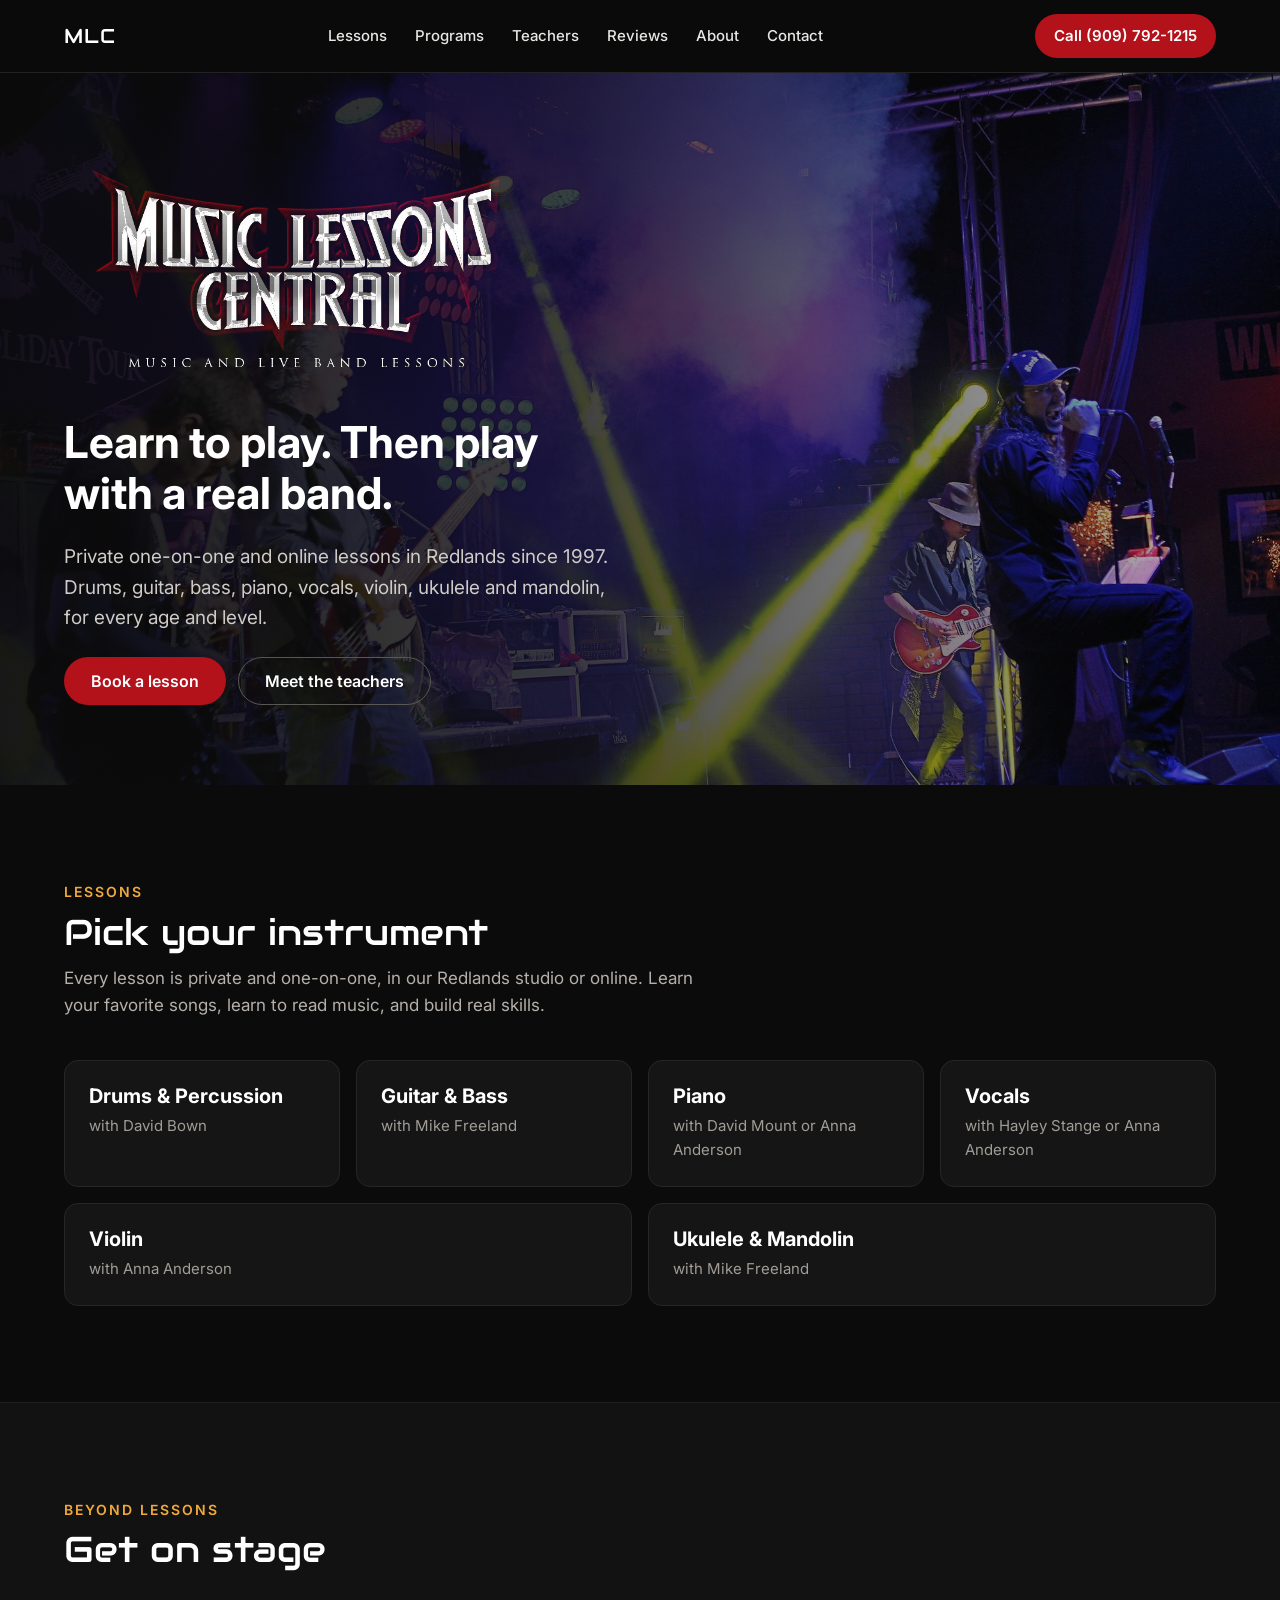
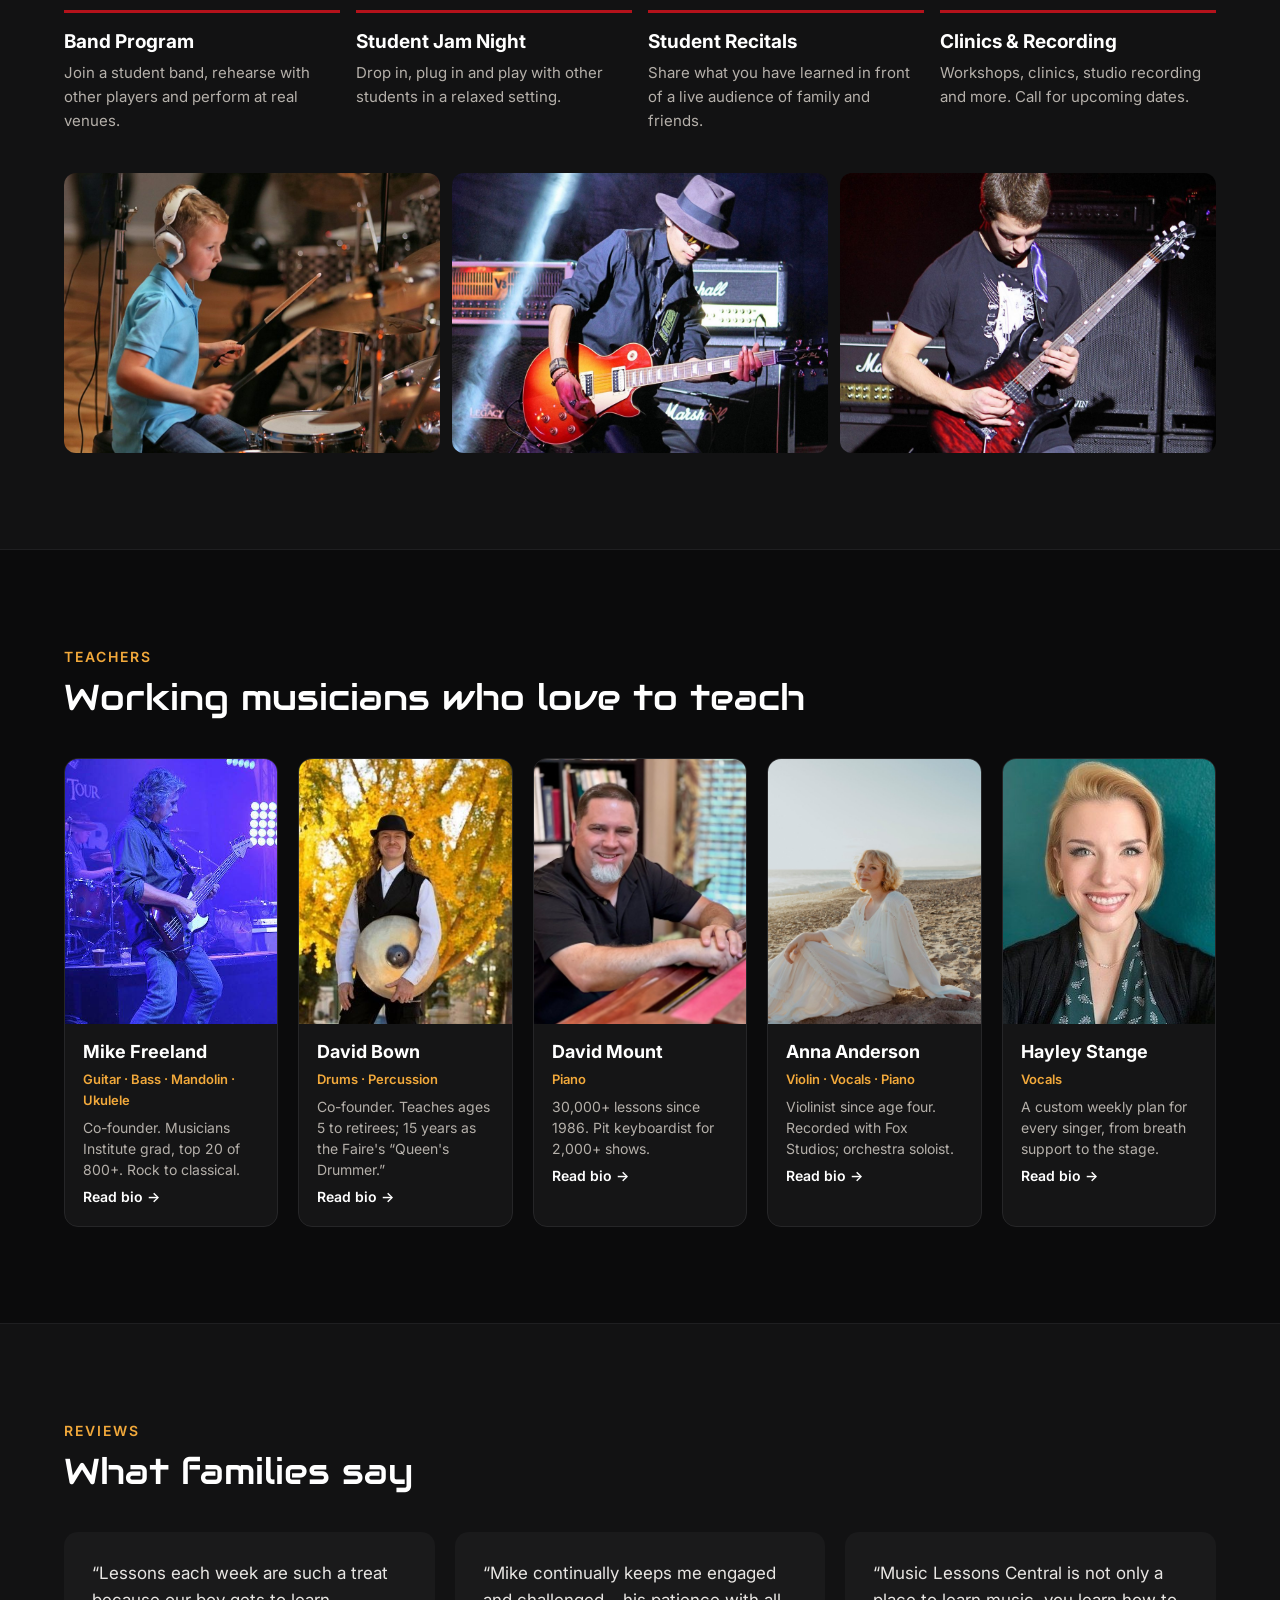
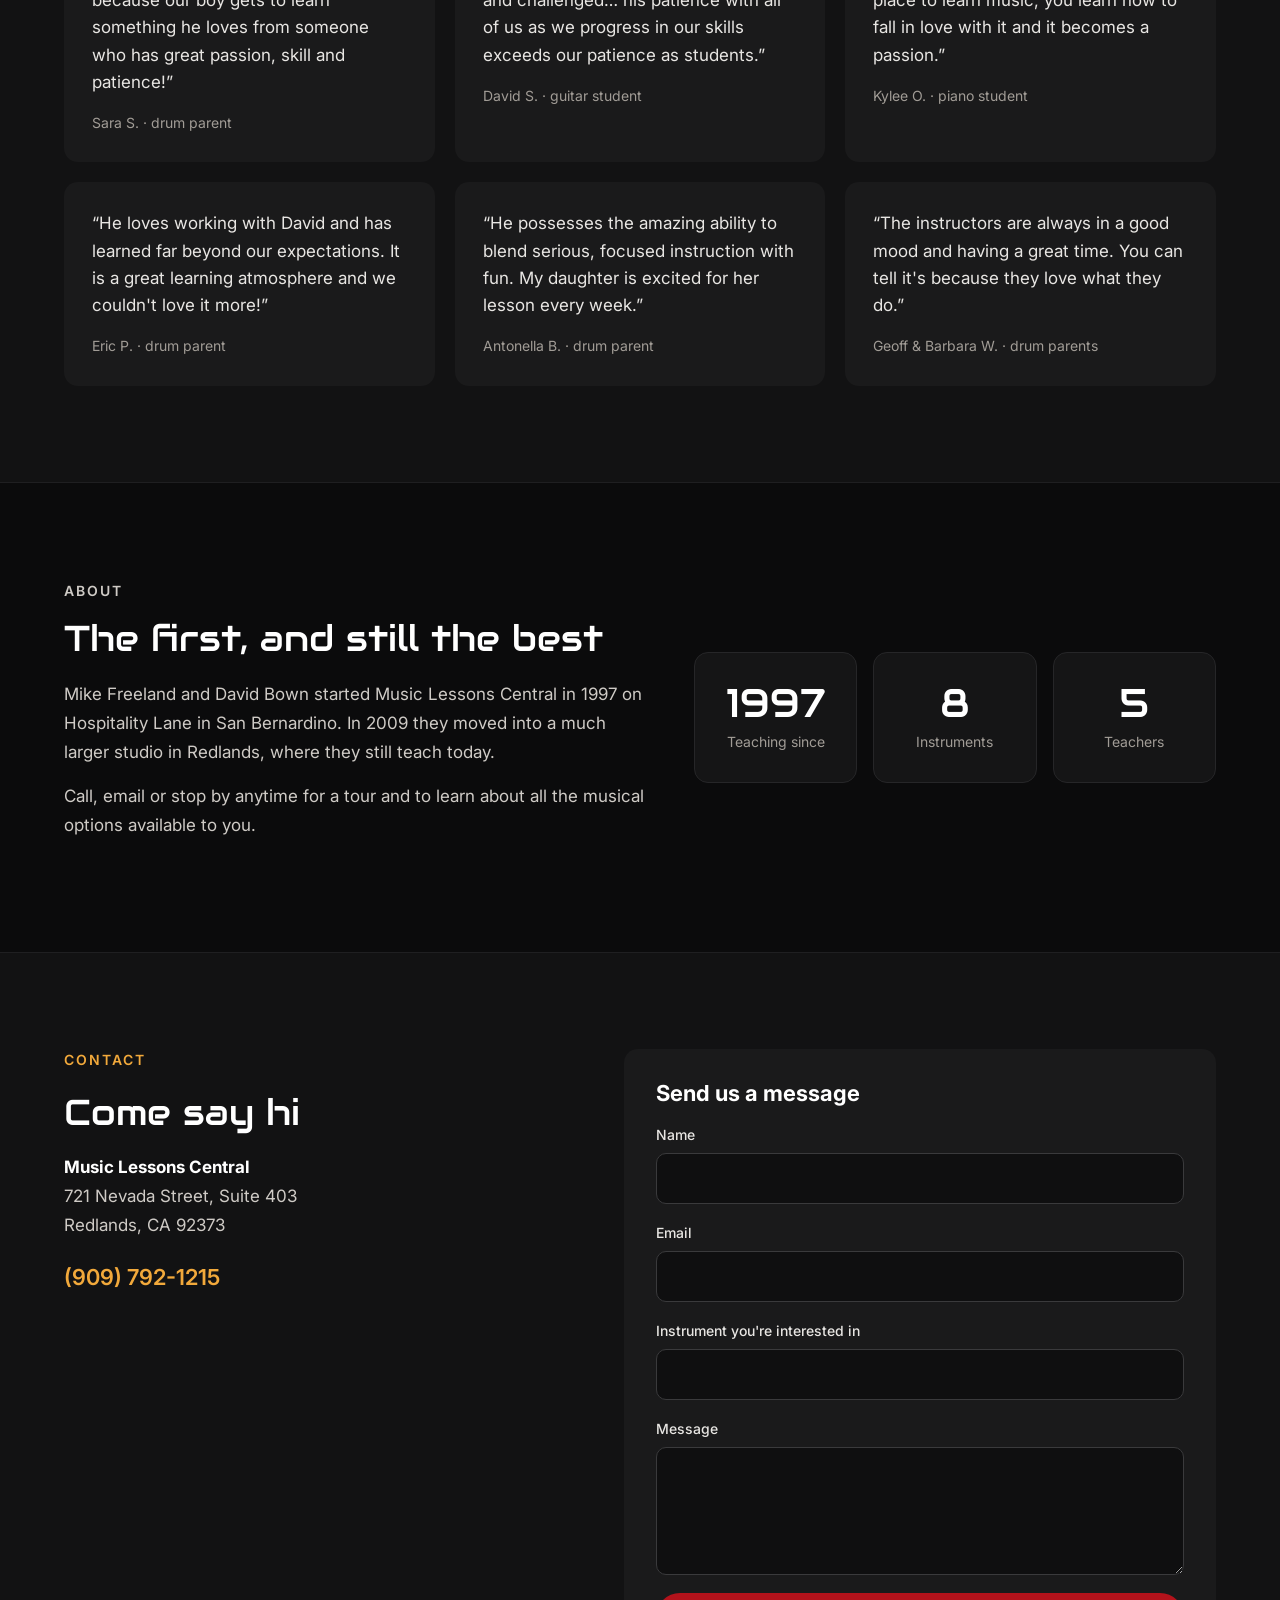
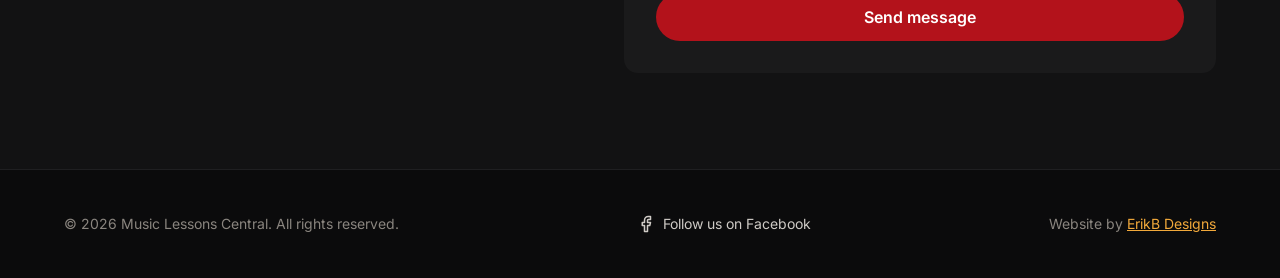
<file: index.html>
<!doctype html>
<html lang="en">
<head>
  <meta charset="utf-8">
  <meta name="viewport" content="width=device-width, initial-scale=1">
  <!-- DEMO ONLY: remove this noindex line when the site goes live -->
  <meta name="robots" content="noindex, nofollow">
  <title>Music Lessons Central | Music Lessons in Redlands, CA</title>
  <meta name="description" content="Private and online music lessons in Redlands, CA since 1997: drums, guitar, bass, piano, vocals, violin, ukulele and mandolin, plus a student band program.">
  <meta property="og:title" content="Music Lessons Central | Music Lessons in Redlands, CA">
  <meta property="og:description" content="Private and online music lessons in Redlands, CA since 1997: drums, guitar, bass, piano, vocals, violin, ukulele and mandolin, plus a student band program.">
  <meta property="og:image" content="images/hero-band.jpg">
  <link rel="icon" href="favicon.ico">
  <link rel="preconnect" href="https://fonts.googleapis.com">
  <link rel="preconnect" href="https://fonts.gstatic.com" crossorigin>
  <link rel="stylesheet" href="https://fonts.googleapis.com/css2?family=Audiowide&family=Inter:wght@400;500;600;700&display=swap">
  <link rel="stylesheet" href="css/style.css">
</head>
<body>
<a class="skip-link" href="#content">Skip to content</a>
<header class="site-header">
  <div class="container">
    <a class="brand" href="#top">MLC</a>
    <nav class="nav" aria-label="Main">
      <a href="#lessons">Lessons</a>
      <a href="#programs">Programs</a>
      <a href="#teachers">Teachers</a>
      <a href="#reviews">Reviews</a>
      <a href="#about">About</a>
      <a href="#contact">Contact</a>
    </nav>
    <a class="btn btn--primary btn--sm" href="tel:+19097921215">Call (909) 792-1215</a>
  </div>
</header>

<main id="content">
  <section class="hero" id="top">
    <img class="hero__bg" src="images/hero-band.jpg" alt="MLC students and teachers performing live on stage">
    <div class="hero__shade"></div>
    <div class="container">
      <div class="hero__content">
        <img class="hero__logo" src="images/mlc-logo.jpg" alt="Music Lessons Central — Music and Live Band Lessons">
        <h1>Learn to play. Then play with a real band.</h1>
        <p>Private one-on-one and online lessons in Redlands since 1997. Drums, guitar, bass, piano, vocals, violin, ukulele and mandolin, for every age and level.</p>
        <div class="btn-row">
          <a class="btn btn--primary" href="#contact">Book a lesson</a>
          <a class="btn btn--ghost" href="#teachers">Meet the teachers</a>
        </div>
      </div>
    </div>
  </section>

  <section class="section" id="lessons">
    <div class="container">
      <p class="eyebrow">Lessons</p>
      <h2 class="section-title">Pick your instrument</h2>
      <p class="lead">Every lesson is private and one-on-one, in our Redlands studio or online. Learn your favorite songs, learn to read music, and build real skills.</p>
      <div class="grid">
        <div class="card instrument"><h3>Drums &amp; Percussion</h3><p>with David Bown</p></div>
        <div class="card instrument"><h3>Guitar &amp; Bass</h3><p>with Mike Freeland</p></div>
        <div class="card instrument"><h3>Piano</h3><p>with David Mount or Anna Anderson</p></div>
        <div class="card instrument"><h3>Vocals</h3><p>with Hayley Stange or Anna Anderson</p></div>
        <div class="card instrument"><h3>Violin</h3><p>with Anna Anderson</p></div>
        <div class="card instrument"><h3>Ukulele &amp; Mandolin</h3><p>with Mike Freeland</p></div>
      </div>
    </div>
  </section>

  <section class="section section--alt" id="programs">
    <div class="container">
      <p class="eyebrow">Beyond lessons</p>
      <h2 class="section-title">Get on stage</h2>
      <div class="grid">
        <div class="program"><h3>Band Program</h3><p>Join a student band, rehearse with other players and perform at real venues.</p></div>
        <div class="program"><h3>Student Jam Night</h3><p>Drop in, plug in and play with other students in a relaxed setting.</p></div>
        <div class="program"><h3>Student Recitals</h3><p>Share what you have learned in front of a live audience of family and friends.</p></div>
        <div class="program"><h3>Clinics &amp; Recording</h3><p>Workshops, clinics, studio recording and more. Call for upcoming dates.</p></div>
      </div>
      <div class="gallery">
        <img src="images/student-drums.jpg" alt="Young student playing drums" loading="lazy">
        <img src="images/guitarist-stage.jpg" alt="Guitarist performing on stage" loading="lazy">
        <img src="images/student-guitar.jpg" alt="Teen guitarist performing on stage" loading="lazy" style="object-position: center 30%">
      </div>
    </div>
  </section>

  <section class="section" id="teachers">
    <div class="container">
      <p class="eyebrow">Teachers</p>
      <h2 class="section-title">Working musicians who love to teach</h2>
      <div class="teacher-grid">
        <a class="teacher-card" href="mike-freeland.html">
          <img src="images/mike-stage.jpg" alt="Mike Freeland" loading="lazy" style="object-position: center 20%">
          <div class="teacher-card__body">
            <h3>Mike Freeland</h3>
            <p class="inst">Guitar · Bass · Mandolin · Ukulele</p>
            <p class="teaser">Co-founder. Musicians Institute grad, top 20 of 800+. Rock to classical.</p>
            <span class="more">Read bio →</span>
          </div>
        </a>
        <a class="teacher-card" href="david-bown.html">
          <img src="images/david-bown.jpg" alt="David Bown" loading="lazy" style="object-position: center">
          <div class="teacher-card__body">
            <h3>David Bown</h3>
            <p class="inst">Drums · Percussion</p>
            <p class="teaser">Co-founder. Teaches ages 5 to retirees; 15 years as the Faire&#x27;s “Queen&#x27;s Drummer.”</p>
            <span class="more">Read bio →</span>
          </div>
        </a>
        <a class="teacher-card" href="david-mount.html">
          <img src="images/david-mount.jpg" alt="David Mount" loading="lazy" style="object-position: center 25%">
          <div class="teacher-card__body">
            <h3>David Mount</h3>
            <p class="inst">Piano</p>
            <p class="teaser">30,000+ lessons since 1986. Pit keyboardist for 2,000+ shows.</p>
            <span class="more">Read bio →</span>
          </div>
        </a>
        <a class="teacher-card" href="anna-anderson.html">
          <img src="images/anna-anderson.jpg" alt="Anna Anderson" loading="lazy" style="object-position: 55% 62%">
          <div class="teacher-card__body">
            <h3>Anna Anderson</h3>
            <p class="inst">Violin · Vocals · Piano</p>
            <p class="teaser">Violinist since age four. Recorded with Fox Studios; orchestra soloist.</p>
            <span class="more">Read bio →</span>
          </div>
        </a>
        <a class="teacher-card" href="hayley-stange.html">
          <img src="images/hayley-stange.jpg" alt="Hayley Stange" loading="lazy" style="object-position: center 20%">
          <div class="teacher-card__body">
            <h3>Hayley Stange</h3>
            <p class="inst">Vocals</p>
            <p class="teaser">A custom weekly plan for every singer, from breath support to the stage.</p>
            <span class="more">Read bio →</span>
          </div>
        </a>
      </div>
    </div>
  </section>

  <section class="section section--alt" id="reviews">
    <div class="container">
      <p class="eyebrow">Reviews</p>
      <h2 class="section-title">What families say</h2>
      <div class="grid" style="gap: 20px">
        <figure class="quote"><blockquote>“Lessons each week are such a treat because our boy gets to learn something he loves from someone who has great passion, skill and patience!”</blockquote><figcaption>Sara S. · drum parent</figcaption></figure>
        <figure class="quote"><blockquote>“Mike continually keeps me engaged and challenged… his patience with all of us as we progress in our skills exceeds our patience as students.”</blockquote><figcaption>David S. · guitar student</figcaption></figure>
        <figure class="quote"><blockquote>“Music Lessons Central is not only a place to learn music, you learn how to fall in love with it and it becomes a passion.”</blockquote><figcaption>Kylee O. · piano student</figcaption></figure>
        <figure class="quote"><blockquote>“He loves working with David and has learned far beyond our expectations. It is a great learning atmosphere and we couldn&#x27;t love it more!”</blockquote><figcaption>Eric P. · drum parent</figcaption></figure>
        <figure class="quote"><blockquote>“He possesses the amazing ability to blend serious, focused instruction with fun. My daughter is excited for her lesson every week.”</blockquote><figcaption>Antonella B. · drum parent</figcaption></figure>
        <figure class="quote"><blockquote>“The instructors are always in a good mood and having a great time. You can tell it&#x27;s because they love what they do.”</blockquote><figcaption>Geoff &amp; Barbara W. · drum parents</figcaption></figure>
      </div>
    </div>
  </section>

  <section class="section" id="about">
    <div class="container about">
      <div class="about__text">
        <p class="eyebrow">About</p>
        <h2 class="section-title">The first, and still the best</h2>
        <p>Mike Freeland and David Bown started Music Lessons Central in 1997 on Hospitality Lane in San Bernardino. In 2009 they moved into a much larger studio in Redlands, where they still teach today.</p>
        <p>Call, email or stop by anytime for a tour and to learn about all the musical options available to you.</p>
      </div>
      <div class="stats">
        <div class="card stat"><strong>1997</strong><span>Teaching since</span></div>
        <div class="card stat"><strong>8</strong><span>Instruments</span></div>
        <div class="card stat"><strong>5</strong><span>Teachers</span></div>
      </div>
    </div>
  </section>

  <section class="section section--alt" id="contact" style="border-bottom: 0">
    <div class="container contact">
      <div class="contact__info">
        <p class="eyebrow" style="margin: 0">Contact</p>
        <h2 class="section-title">Come say hi</h2>
        <address><strong>Music Lessons Central</strong><br>721 Nevada Street, Suite 403<br>Redlands, CA 92373</address>
        <a class="contact__phone" href="tel:+19097921215">(909) 792-1215</a>
      </div>
      <form class="form" action="https://formsubmit.co/9e5baccd4a9d4f521b08c36eefa7f761" method="POST">
        <h3>Send us a message</h3>
        <input type="hidden" name="_subject" value="New message from the MLC website">
        <input type="text" name="_honey" style="display: none" tabindex="-1" autocomplete="off" aria-hidden="true">
        <label>Name<input type="text" name="name" autocomplete="name" required></label>
        <label>Email<input type="email" name="email" autocomplete="email" required></label>
        <label>Instrument you're interested in<input type="text" name="instrument"></label>
        <label>Message<textarea name="message" rows="4" required></textarea></label>
        <button class="btn btn--primary" type="submit">Send message</button>
      </form>
    </div>
  </section>
</main>
<footer class="site-footer">
  <div class="container">
    <span>© 2026 Music Lessons Central. All rights reserved.</span>
    <a class="social" href="https://www.facebook.com/musiclessons.central.7" target="_blank" rel="noopener"><svg width="18" height="18" viewBox="0 0 24 24" fill="none" stroke="currentColor" stroke-width="2" stroke-linecap="round" stroke-linejoin="round" aria-hidden="true"><path d="M18 2h-3a5 5 0 0 0-5 5v3H7v4h3v8h4v-8h3l1-4h-4V7a1 1 0 0 1 1-1h3z"/></svg>Follow us on Facebook</a>
    <span>Website by <a href="https://erikbdesigns.com" target="_blank" rel="noopener">ErikB Designs</a></span>
  </div>
</footer>
</body>
</html>
</file>
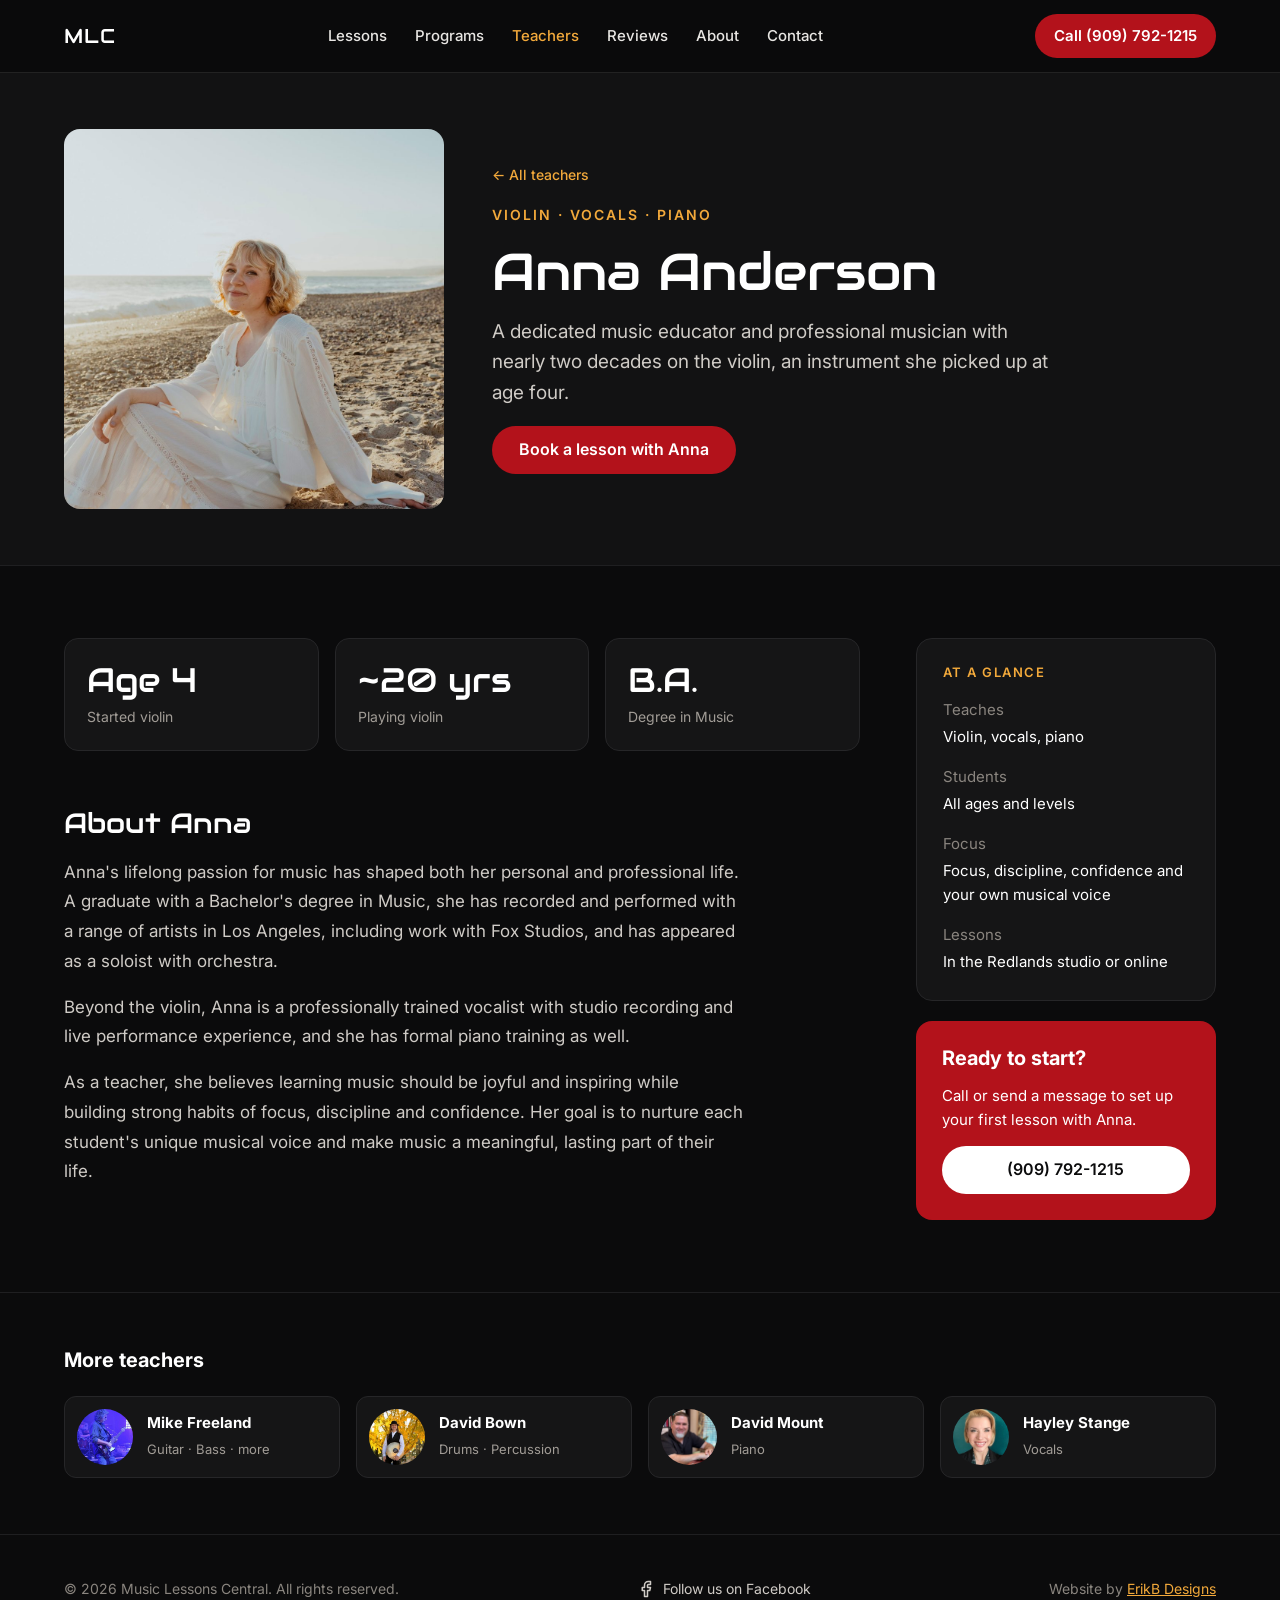
<file: anna-anderson.html>
<!doctype html>
<html lang="en">
<head>
  <meta charset="utf-8">
  <meta name="viewport" content="width=device-width, initial-scale=1">
  <!-- DEMO ONLY: remove this noindex line when the site goes live -->
  <meta name="robots" content="noindex, nofollow">
  <title>Anna Anderson | Violin, Vocals, Piano Teacher | Music Lessons Central</title>
  <meta name="description" content="Anna Anderson teaches violin, vocals, piano at Music Lessons Central in Redlands, CA. A dedicated music educator and professional musician with nearly two decades on the violin, an instrument she picked up at age four.">
  <meta property="og:title" content="Anna Anderson | Violin, Vocals, Piano Teacher | Music Lessons Central">
  <meta property="og:description" content="Anna Anderson teaches violin, vocals, piano at Music Lessons Central in Redlands, CA. A dedicated music educator and professional musician with nearly two decades on the violin, an instrument she picked up at age four.">
  <meta property="og:image" content="images/hero-band.jpg">
  <link rel="icon" href="favicon.ico">
  <link rel="preconnect" href="https://fonts.googleapis.com">
  <link rel="preconnect" href="https://fonts.gstatic.com" crossorigin>
  <link rel="stylesheet" href="https://fonts.googleapis.com/css2?family=Audiowide&family=Inter:wght@400;500;600;700&display=swap">
  <link rel="stylesheet" href="css/style.css">
</head>
<body>
<a class="skip-link" href="#content">Skip to content</a>
<header class="site-header">
  <div class="container">
    <a class="brand" href="index.html">MLC</a>
    <nav class="nav" aria-label="Main">
      <a href="index.html#lessons">Lessons</a>
      <a href="index.html#programs">Programs</a>
      <a href="index.html#teachers" aria-current="page">Teachers</a>
      <a href="index.html#reviews">Reviews</a>
      <a href="index.html#about">About</a>
      <a href="index.html#contact">Contact</a>
    </nav>
    <a class="btn btn--primary btn--sm" href="tel:+19097921215">Call (909) 792-1215</a>
  </div>
</header>

<main id="content">
  <section class="bio-hero">
    <div class="container">
      <img class="bio-hero__photo" src="images/anna-anderson.jpg" alt="Anna Anderson sitting on a beach" style="object-position: 55% 58%">
      <div class="bio-hero__text">
        <a class="back" href="index.html#teachers">← All teachers</a>
        <p class="eyebrow">Violin · Vocals · Piano</p>
        <h1>Anna Anderson</h1>
        <p class="bio-hero__intro">A dedicated music educator and professional musician with nearly two decades on the violin, an instrument she picked up at age four.</p>
        <div class="btn-row">
          <a class="btn btn--primary" href="index.html#contact">Book a lesson with Anna</a>
        </div>
      </div>
    </div>
  </section>

  <div class="container bio-layout">
    <div class="bio-main">
      <div class="grid bio-stats">
        <div class="card"><strong>Age 4</strong><span>Started violin</span></div>
        <div class="card"><strong>~20 yrs</strong><span>Playing violin</span></div>
        <div class="card"><strong>B.A.</strong><span>Degree in Music</span></div>
      </div>

      <section>
        <h2>About Anna</h2>
        <div class="prose">
          <p>Anna&#x27;s lifelong passion for music has shaped both her personal and professional life. A graduate with a Bachelor&#x27;s degree in Music, she has recorded and performed with a range of artists in Los Angeles, including work with Fox Studios, and has appeared as a soloist with orchestra.</p>
          <p>Beyond the violin, Anna is a professionally trained vocalist with studio recording and live performance experience, and she has formal piano training as well.</p>
          <p>As a teacher, she believes learning music should be joyful and inspiring while building strong habits of focus, discipline and confidence. Her goal is to nurture each student&#x27;s unique musical voice and make music a meaningful, lasting part of their life.</p>
        </div>
      </section>
    </div>

    <aside class="bio-aside">
      <div class="card glance">
        <h2>At a glance</h2>
        <dl>
          <div><dt>Teaches</dt><dd>Violin, vocals, piano</dd></div>
          <div><dt>Students</dt><dd>All ages and levels</dd></div>
          <div><dt>Focus</dt><dd>Focus, discipline, confidence and your own musical voice</dd></div>
          <div><dt>Lessons</dt><dd>In the Redlands studio or online</dd></div>
        </dl>
      </div>
      <div class="cta-box">
        <h2>Ready to start?</h2>
        <p>Call or send a message to set up your first lesson with Anna.</p>
        <a class="btn btn--light" href="tel:+19097921215">(909) 792-1215</a>
      </div>
    </aside>
  </div>

  <section class="more-teachers">
    <div class="container">
      <h2>More teachers</h2>
      <div class="grid">
        <a class="mini" href="mike-freeland.html"><img src="images/mike-stage.jpg" alt="" loading="lazy" style="object-position: center 20%"><span><strong>Mike Freeland</strong><span>Guitar · Bass · more</span></span></a>
        <a class="mini" href="david-bown.html"><img src="images/david-bown.jpg" alt="" loading="lazy" style="object-position: center"><span><strong>David Bown</strong><span>Drums · Percussion</span></span></a>
        <a class="mini" href="david-mount.html"><img src="images/david-mount.jpg" alt="" loading="lazy" style="object-position: center 25%"><span><strong>David Mount</strong><span>Piano</span></span></a>
        <a class="mini" href="hayley-stange.html"><img src="images/hayley-stange.jpg" alt="" loading="lazy" style="object-position: center 20%"><span><strong>Hayley Stange</strong><span>Vocals</span></span></a>
      </div>
    </div>
  </section>
</main>
<footer class="site-footer">
  <div class="container">
    <span>© 2026 Music Lessons Central. All rights reserved.</span>
    <a class="social" href="https://www.facebook.com/musiclessons.central.7" target="_blank" rel="noopener"><svg width="18" height="18" viewBox="0 0 24 24" fill="none" stroke="currentColor" stroke-width="2" stroke-linecap="round" stroke-linejoin="round" aria-hidden="true"><path d="M18 2h-3a5 5 0 0 0-5 5v3H7v4h3v8h4v-8h3l1-4h-4V7a1 1 0 0 1 1-1h3z"/></svg>Follow us on Facebook</a>
    <span>Website by <a href="https://erikbdesigns.com" target="_blank" rel="noopener">ErikB Designs</a></span>
  </div>
</footer>
</body>
</html>
</file>
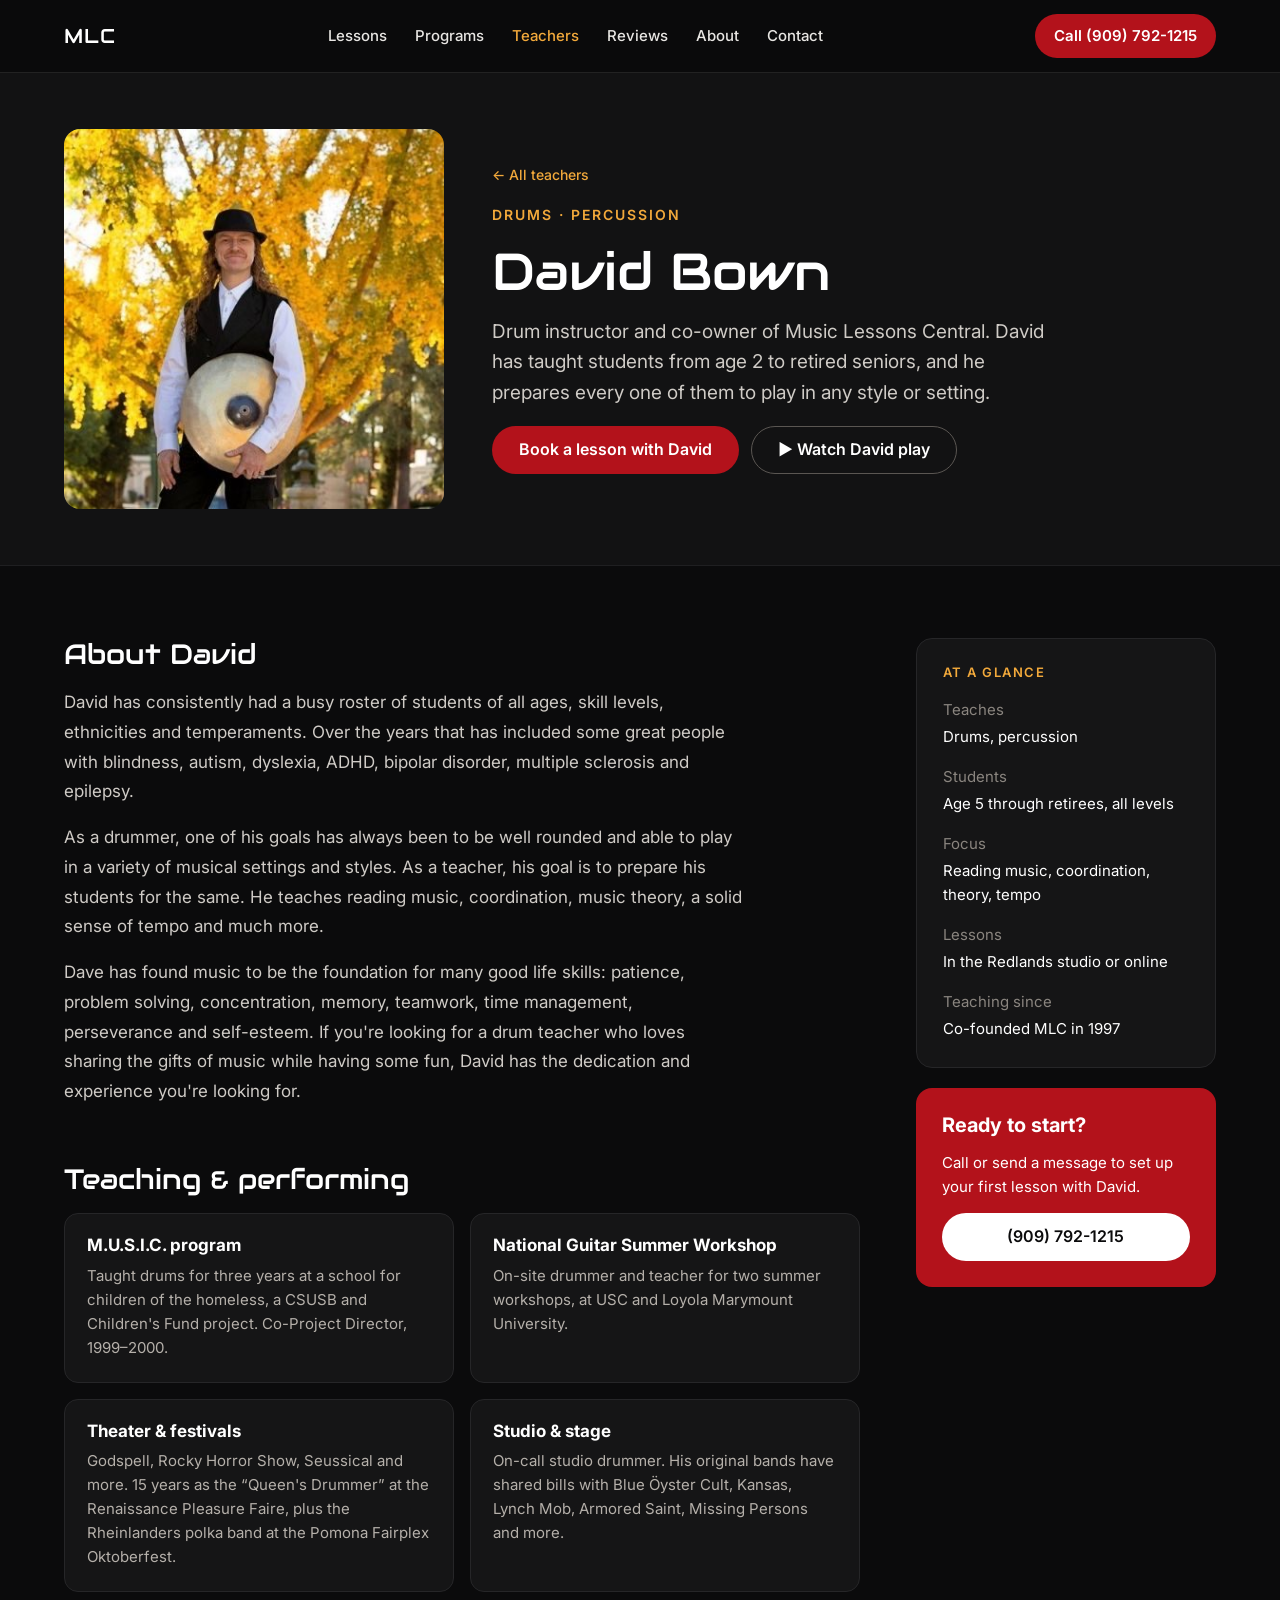
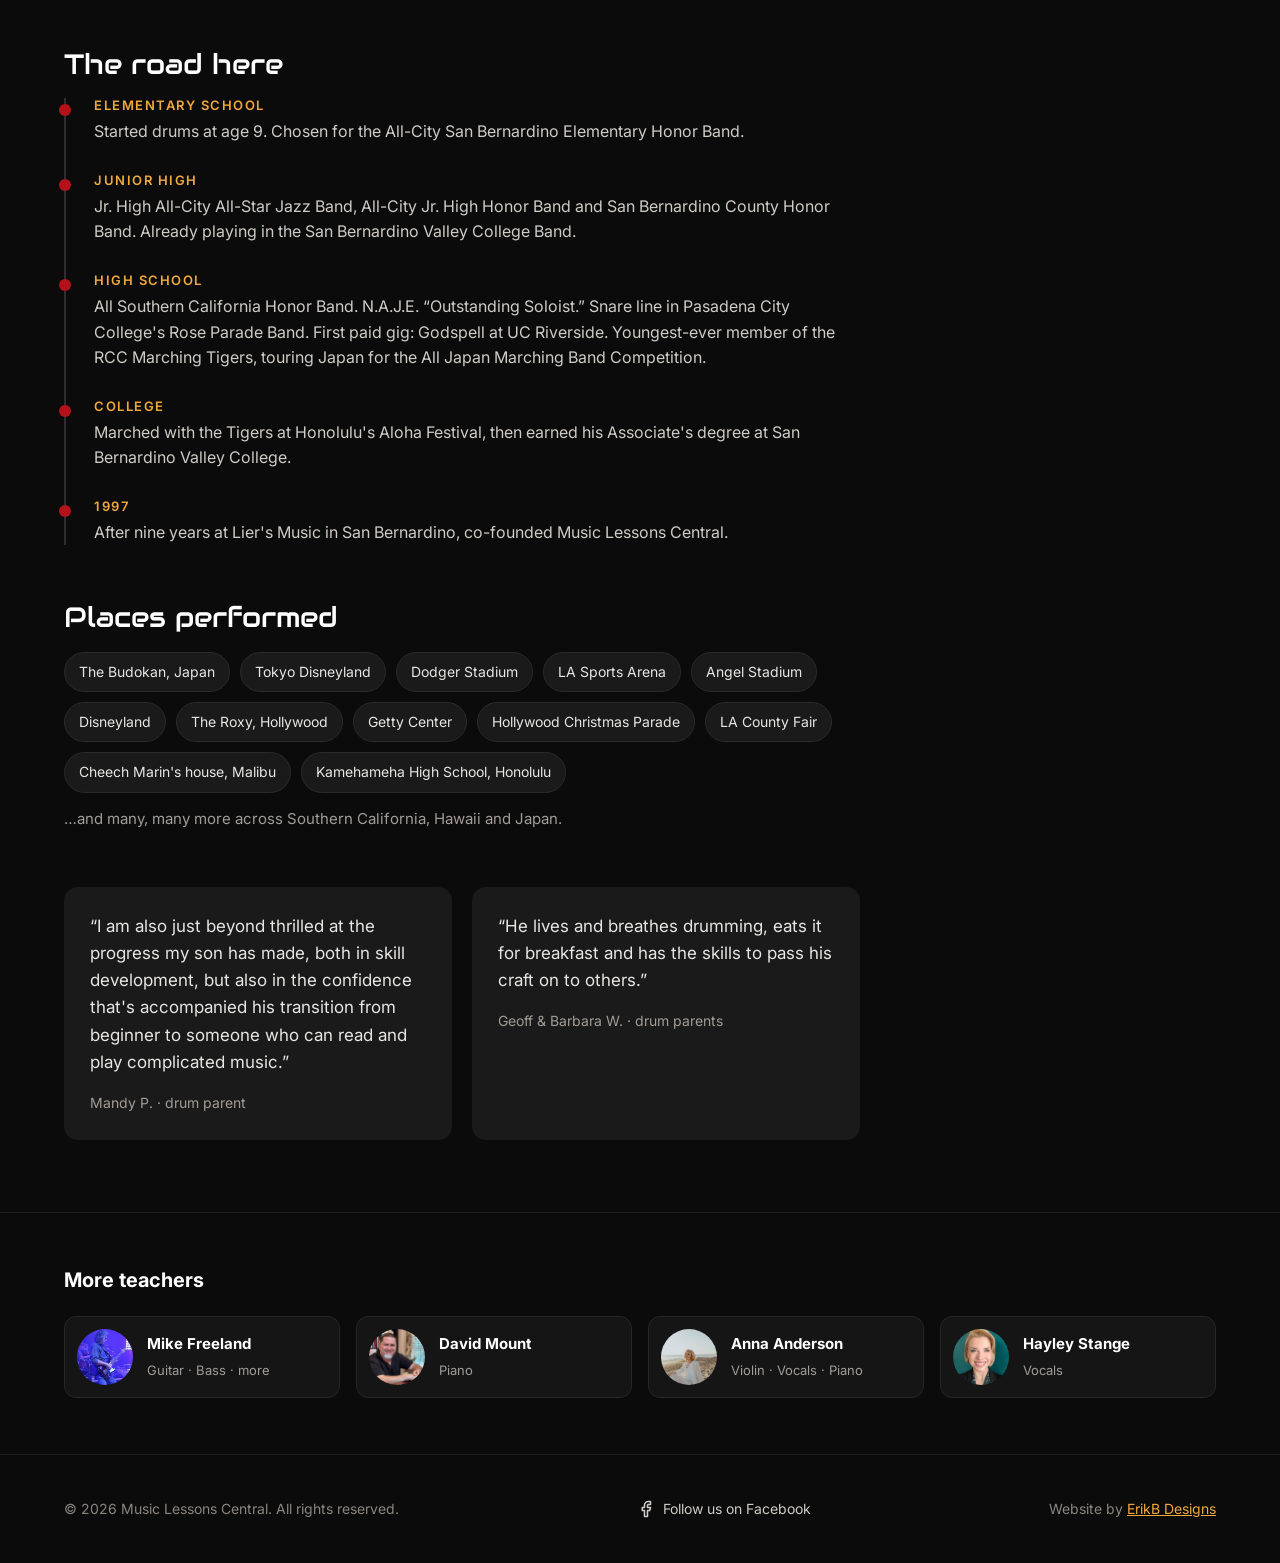
<file: david-bown.html>
<!doctype html>
<html lang="en">
<head>
  <meta charset="utf-8">
  <meta name="viewport" content="width=device-width, initial-scale=1">
  <!-- DEMO ONLY: remove this noindex line when the site goes live -->
  <meta name="robots" content="noindex, nofollow">
  <title>David Bown | Drums, Percussion Teacher | Music Lessons Central</title>
  <meta name="description" content="David Bown teaches drums, percussion at Music Lessons Central in Redlands, CA. Drum instructor and co-owner of Music Lessons Central. David has taught students from age 2 to retired seniors, and he prepares every one of them to play in any style or setting.">
  <meta property="og:title" content="David Bown | Drums, Percussion Teacher | Music Lessons Central">
  <meta property="og:description" content="David Bown teaches drums, percussion at Music Lessons Central in Redlands, CA. Drum instructor and co-owner of Music Lessons Central. David has taught students from age 2 to retired seniors, and he prepares every one of them to play in any style or setting.">
  <meta property="og:image" content="images/hero-band.jpg">
  <link rel="icon" href="favicon.ico">
  <link rel="preconnect" href="https://fonts.googleapis.com">
  <link rel="preconnect" href="https://fonts.gstatic.com" crossorigin>
  <link rel="stylesheet" href="https://fonts.googleapis.com/css2?family=Audiowide&family=Inter:wght@400;500;600;700&display=swap">
  <link rel="stylesheet" href="css/style.css">
</head>
<body>
<a class="skip-link" href="#content">Skip to content</a>
<header class="site-header">
  <div class="container">
    <a class="brand" href="index.html">MLC</a>
    <nav class="nav" aria-label="Main">
      <a href="index.html#lessons">Lessons</a>
      <a href="index.html#programs">Programs</a>
      <a href="index.html#teachers" aria-current="page">Teachers</a>
      <a href="index.html#reviews">Reviews</a>
      <a href="index.html#about">About</a>
      <a href="index.html#contact">Contact</a>
    </nav>
    <a class="btn btn--primary btn--sm" href="tel:+19097921215">Call (909) 792-1215</a>
  </div>
</header>

<main id="content">
  <section class="bio-hero">
    <div class="container">
      <img class="bio-hero__photo" src="images/david-bown.jpg" alt="David Bown holding a cymbal under autumn trees" style="object-position: center">
      <div class="bio-hero__text">
        <a class="back" href="index.html#teachers">← All teachers</a>
        <p class="eyebrow">Drums · Percussion</p>
        <h1>David Bown</h1>
        <p class="bio-hero__intro">Drum instructor and co-owner of Music Lessons Central. David has taught students from age 2 to retired seniors, and he prepares every one of them to play in any style or setting.</p>
        <div class="btn-row">
          <a class="btn btn--primary" href="index.html#contact">Book a lesson with David</a>
          <a class="btn btn--ghost" href="https://youtu.be/3GHoT9Iugdw" target="_blank" rel="noopener">▶ Watch David play</a>
        </div>
      </div>
    </div>
  </section>

  <div class="container bio-layout">
    <div class="bio-main">

      <section>
        <h2>About David</h2>
        <div class="prose">
          <p>David has consistently had a busy roster of students of all ages, skill levels, ethnicities and temperaments. Over the years that has included some great people with blindness, autism, dyslexia, ADHD, bipolar disorder, multiple sclerosis and epilepsy.</p>
          <p>As a drummer, one of his goals has always been to be well rounded and able to play in a variety of musical settings and styles. As a teacher, his goal is to prepare his students for the same. He teaches reading music, coordination, music theory, a solid sense of tempo and much more.</p>
          <p>Dave has found music to be the foundation for many good life skills: patience, problem solving, concentration, memory, teamwork, time management, perseverance and self-esteem. If you&#x27;re looking for a drum teacher who loves sharing the gifts of music while having some fun, David has the dedication and experience you&#x27;re looking for.</p>
        </div>
      </section>

      <section>
        <h2>Teaching &amp; performing</h2>
        <div class="grid">
          <div class="card feature"><h3>M.U.S.I.C. program</h3><p>Taught drums for three years at a school for children of the homeless, a CSUSB and Children's Fund project. Co-Project Director, 1999–2000.</p></div>
          <div class="card feature"><h3>National Guitar Summer Workshop</h3><p>On-site drummer and teacher for two summer workshops, at USC and Loyola Marymount University.</p></div>
          <div class="card feature"><h3>Theater &amp; festivals</h3><p>Godspell, Rocky Horror Show, Seussical and more. 15 years as the “Queen's Drummer” at the Renaissance Pleasure Faire, plus the Rheinlanders polka band at the Pomona Fairplex Oktoberfest.</p></div>
          <div class="card feature"><h3>Studio &amp; stage</h3><p>On-call studio drummer. His original bands have shared bills with Blue Öyster Cult, Kansas, Lynch Mob, Armored Saint, Missing Persons and more.</p></div>
        </div>
      </section>

      <section>
        <h2>The road here</h2>
        <ol class="timeline">
          <li><h3>Elementary school</h3><p>Started drums at age 9. Chosen for the All-City San Bernardino Elementary Honor Band.</p></li>
          <li><h3>Junior high</h3><p>Jr. High All-City All-Star Jazz Band, All-City Jr. High Honor Band and San Bernardino County Honor Band. Already playing in the San Bernardino Valley College Band.</p></li>
          <li><h3>High school</h3><p>All Southern California Honor Band. N.A.J.E. “Outstanding Soloist.” Snare line in Pasadena City College's Rose Parade Band. First paid gig: Godspell at UC Riverside. Youngest-ever member of the RCC Marching Tigers, touring Japan for the All Japan Marching Band Competition.</p></li>
          <li><h3>College</h3><p>Marched with the Tigers at Honolulu's Aloha Festival, then earned his Associate's degree at San Bernardino Valley College.</p></li>
          <li><h3>1997</h3><p>After nine years at Lier's Music in San Bernardino, co-founded Music Lessons Central.</p></li>
        </ol>
      </section>

      <section>
        <h2>Places performed</h2>
        <div class="chips">
          <span class="chip">The Budokan, Japan</span><span class="chip">Tokyo Disneyland</span><span class="chip">Dodger Stadium</span><span class="chip">LA Sports Arena</span><span class="chip">Angel Stadium</span><span class="chip">Disneyland</span><span class="chip">The Roxy, Hollywood</span><span class="chip">Getty Center</span><span class="chip">Hollywood Christmas Parade</span><span class="chip">LA County Fair</span><span class="chip">Cheech Marin's house, Malibu</span><span class="chip">Kamehameha High School, Honolulu</span>
        </div>
        <p class="note">…and many, many more across Southern California, Hawaii and Japan.</p>
      </section>

      <section class="quotes">
        <figure class="quote"><blockquote>“I am also just beyond thrilled at the progress my son has made, both in skill development, but also in the confidence that&#x27;s accompanied his transition from beginner to someone who can read and play complicated music.”</blockquote><figcaption>Mandy P. · drum parent</figcaption></figure>
        <figure class="quote"><blockquote>“He lives and breathes drumming, eats it for breakfast and has the skills to pass his craft on to others.”</blockquote><figcaption>Geoff &amp; Barbara W. · drum parents</figcaption></figure>
      </section>
    </div>

    <aside class="bio-aside">
      <div class="card glance">
        <h2>At a glance</h2>
        <dl>
          <div><dt>Teaches</dt><dd>Drums, percussion</dd></div>
          <div><dt>Students</dt><dd>Age 5 through retirees, all levels</dd></div>
          <div><dt>Focus</dt><dd>Reading music, coordination, theory, tempo</dd></div>
          <div><dt>Lessons</dt><dd>In the Redlands studio or online</dd></div>
          <div><dt>Teaching since</dt><dd>Co-founded MLC in 1997</dd></div>
        </dl>
      </div>
      <div class="cta-box">
        <h2>Ready to start?</h2>
        <p>Call or send a message to set up your first lesson with David.</p>
        <a class="btn btn--light" href="tel:+19097921215">(909) 792-1215</a>
      </div>
    </aside>
  </div>

  <section class="more-teachers">
    <div class="container">
      <h2>More teachers</h2>
      <div class="grid">
        <a class="mini" href="mike-freeland.html"><img src="images/mike-stage.jpg" alt="" loading="lazy" style="object-position: center 20%"><span><strong>Mike Freeland</strong><span>Guitar · Bass · more</span></span></a>
        <a class="mini" href="david-mount.html"><img src="images/david-mount.jpg" alt="" loading="lazy" style="object-position: center 25%"><span><strong>David Mount</strong><span>Piano</span></span></a>
        <a class="mini" href="anna-anderson.html"><img src="images/anna-anderson.jpg" alt="" loading="lazy" style="object-position: 55% 45%"><span><strong>Anna Anderson</strong><span>Violin · Vocals · Piano</span></span></a>
        <a class="mini" href="hayley-stange.html"><img src="images/hayley-stange.jpg" alt="" loading="lazy" style="object-position: center 20%"><span><strong>Hayley Stange</strong><span>Vocals</span></span></a>
      </div>
    </div>
  </section>
</main>
<footer class="site-footer">
  <div class="container">
    <span>© 2026 Music Lessons Central. All rights reserved.</span>
    <a class="social" href="https://www.facebook.com/musiclessons.central.7" target="_blank" rel="noopener"><svg width="18" height="18" viewBox="0 0 24 24" fill="none" stroke="currentColor" stroke-width="2" stroke-linecap="round" stroke-linejoin="round" aria-hidden="true"><path d="M18 2h-3a5 5 0 0 0-5 5v3H7v4h3v8h4v-8h3l1-4h-4V7a1 1 0 0 1 1-1h3z"/></svg>Follow us on Facebook</a>
    <span>Website by <a href="https://erikbdesigns.com" target="_blank" rel="noopener">ErikB Designs</a></span>
  </div>
</footer>
</body>
</html>
</file>
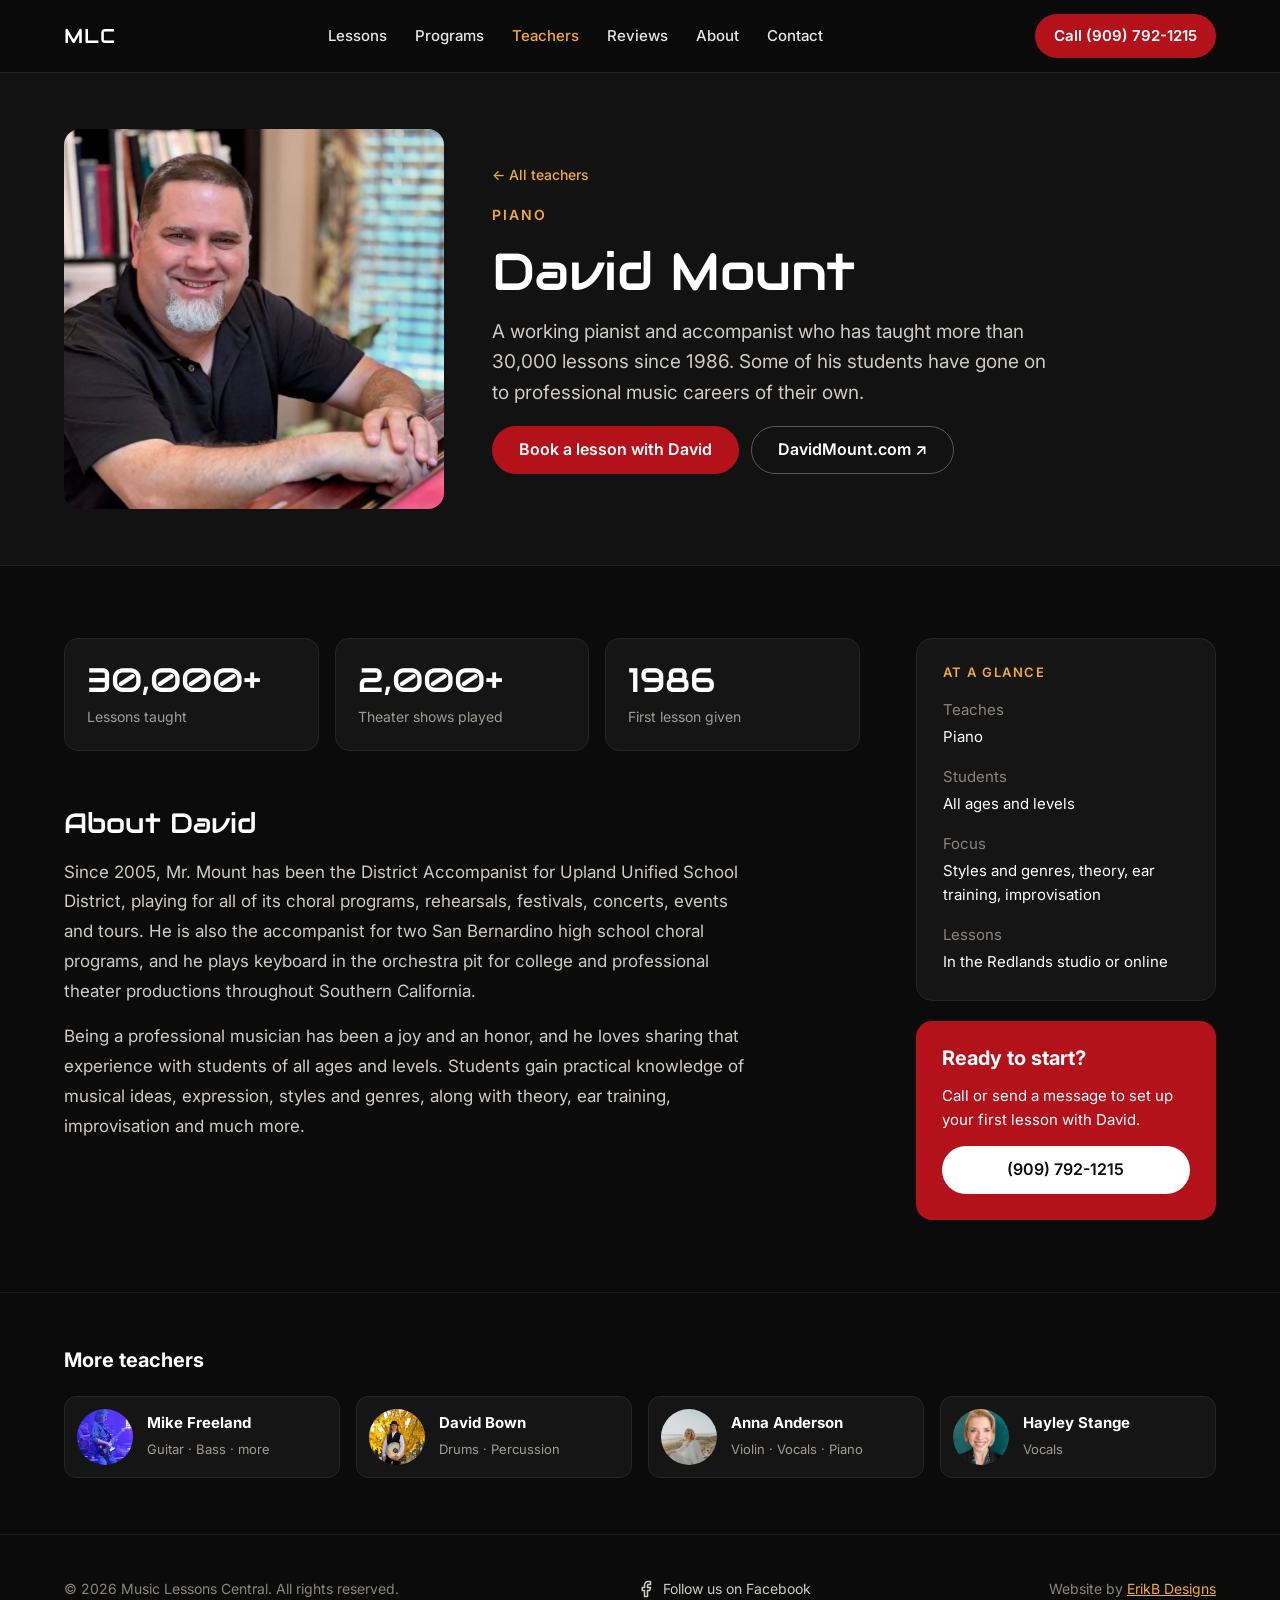
<file: david-mount.html>
<!doctype html>
<html lang="en">
<head>
  <meta charset="utf-8">
  <meta name="viewport" content="width=device-width, initial-scale=1">
  <!-- DEMO ONLY: remove this noindex line when the site goes live -->
  <meta name="robots" content="noindex, nofollow">
  <title>David Mount | Piano Teacher | Music Lessons Central</title>
  <meta name="description" content="David Mount teaches piano at Music Lessons Central in Redlands, CA. A working pianist and accompanist who has taught more than 30,000 lessons since 1986. Some of his students have gone on to professional music careers of their own.">
  <meta property="og:title" content="David Mount | Piano Teacher | Music Lessons Central">
  <meta property="og:description" content="David Mount teaches piano at Music Lessons Central in Redlands, CA. A working pianist and accompanist who has taught more than 30,000 lessons since 1986. Some of his students have gone on to professional music careers of their own.">
  <meta property="og:image" content="images/hero-band.jpg">
  <link rel="icon" href="favicon.ico">
  <link rel="preconnect" href="https://fonts.googleapis.com">
  <link rel="preconnect" href="https://fonts.gstatic.com" crossorigin>
  <link rel="stylesheet" href="https://fonts.googleapis.com/css2?family=Audiowide&family=Inter:wght@400;500;600;700&display=swap">
  <link rel="stylesheet" href="css/style.css">
</head>
<body>
<a class="skip-link" href="#content">Skip to content</a>
<header class="site-header">
  <div class="container">
    <a class="brand" href="index.html">MLC</a>
    <nav class="nav" aria-label="Main">
      <a href="index.html#lessons">Lessons</a>
      <a href="index.html#programs">Programs</a>
      <a href="index.html#teachers" aria-current="page">Teachers</a>
      <a href="index.html#reviews">Reviews</a>
      <a href="index.html#about">About</a>
      <a href="index.html#contact">Contact</a>
    </nav>
    <a class="btn btn--primary btn--sm" href="tel:+19097921215">Call (909) 792-1215</a>
  </div>
</header>

<main id="content">
  <section class="bio-hero">
    <div class="container">
      <img class="bio-hero__photo" src="images/david-mount.jpg" alt="David Mount smiling, leaning on a piano" style="object-position: center 22%">
      <div class="bio-hero__text">
        <a class="back" href="index.html#teachers">← All teachers</a>
        <p class="eyebrow">Piano</p>
        <h1>David Mount</h1>
        <p class="bio-hero__intro">A working pianist and accompanist who has taught more than 30,000 lessons since 1986. Some of his students have gone on to professional music careers of their own.</p>
        <div class="btn-row">
          <a class="btn btn--primary" href="index.html#contact">Book a lesson with David</a>
          <a class="btn btn--ghost" href="https://www.davidmount.com" target="_blank" rel="noopener">DavidMount.com ↗</a>
        </div>
      </div>
    </div>
  </section>

  <div class="container bio-layout">
    <div class="bio-main">
      <div class="grid bio-stats">
        <div class="card"><strong>30,000+</strong><span>Lessons taught</span></div>
        <div class="card"><strong>2,000+</strong><span>Theater shows played</span></div>
        <div class="card"><strong>1986</strong><span>First lesson given</span></div>
      </div>

      <section>
        <h2>About David</h2>
        <div class="prose">
          <p>Since 2005, Mr. Mount has been the District Accompanist for Upland Unified School District, playing for all of its choral programs, rehearsals, festivals, concerts, events and tours. He is also the accompanist for two San Bernardino high school choral programs, and he plays keyboard in the orchestra pit for college and professional theater productions throughout Southern California.</p>
          <p>Being a professional musician has been a joy and an honor, and he loves sharing that experience with students of all ages and levels. Students gain practical knowledge of musical ideas, expression, styles and genres, along with theory, ear training, improvisation and much more.</p>
        </div>
      </section>
    </div>

    <aside class="bio-aside">
      <div class="card glance">
        <h2>At a glance</h2>
        <dl>
          <div><dt>Teaches</dt><dd>Piano</dd></div>
          <div><dt>Students</dt><dd>All ages and levels</dd></div>
          <div><dt>Focus</dt><dd>Styles and genres, theory, ear training, improvisation</dd></div>
          <div><dt>Lessons</dt><dd>In the Redlands studio or online</dd></div>
        </dl>
      </div>
      <div class="cta-box">
        <h2>Ready to start?</h2>
        <p>Call or send a message to set up your first lesson with David.</p>
        <a class="btn btn--light" href="tel:+19097921215">(909) 792-1215</a>
      </div>
    </aside>
  </div>

  <section class="more-teachers">
    <div class="container">
      <h2>More teachers</h2>
      <div class="grid">
        <a class="mini" href="mike-freeland.html"><img src="images/mike-stage.jpg" alt="" loading="lazy" style="object-position: center 20%"><span><strong>Mike Freeland</strong><span>Guitar · Bass · more</span></span></a>
        <a class="mini" href="david-bown.html"><img src="images/david-bown.jpg" alt="" loading="lazy" style="object-position: center"><span><strong>David Bown</strong><span>Drums · Percussion</span></span></a>
        <a class="mini" href="anna-anderson.html"><img src="images/anna-anderson.jpg" alt="" loading="lazy" style="object-position: 55% 45%"><span><strong>Anna Anderson</strong><span>Violin · Vocals · Piano</span></span></a>
        <a class="mini" href="hayley-stange.html"><img src="images/hayley-stange.jpg" alt="" loading="lazy" style="object-position: center 20%"><span><strong>Hayley Stange</strong><span>Vocals</span></span></a>
      </div>
    </div>
  </section>
</main>
<footer class="site-footer">
  <div class="container">
    <span>© 2026 Music Lessons Central. All rights reserved.</span>
    <a class="social" href="https://www.facebook.com/musiclessons.central.7" target="_blank" rel="noopener"><svg width="18" height="18" viewBox="0 0 24 24" fill="none" stroke="currentColor" stroke-width="2" stroke-linecap="round" stroke-linejoin="round" aria-hidden="true"><path d="M18 2h-3a5 5 0 0 0-5 5v3H7v4h3v8h4v-8h3l1-4h-4V7a1 1 0 0 1 1-1h3z"/></svg>Follow us on Facebook</a>
    <span>Website by <a href="https://erikbdesigns.com" target="_blank" rel="noopener">ErikB Designs</a></span>
  </div>
</footer>
</body>
</html>
</file>
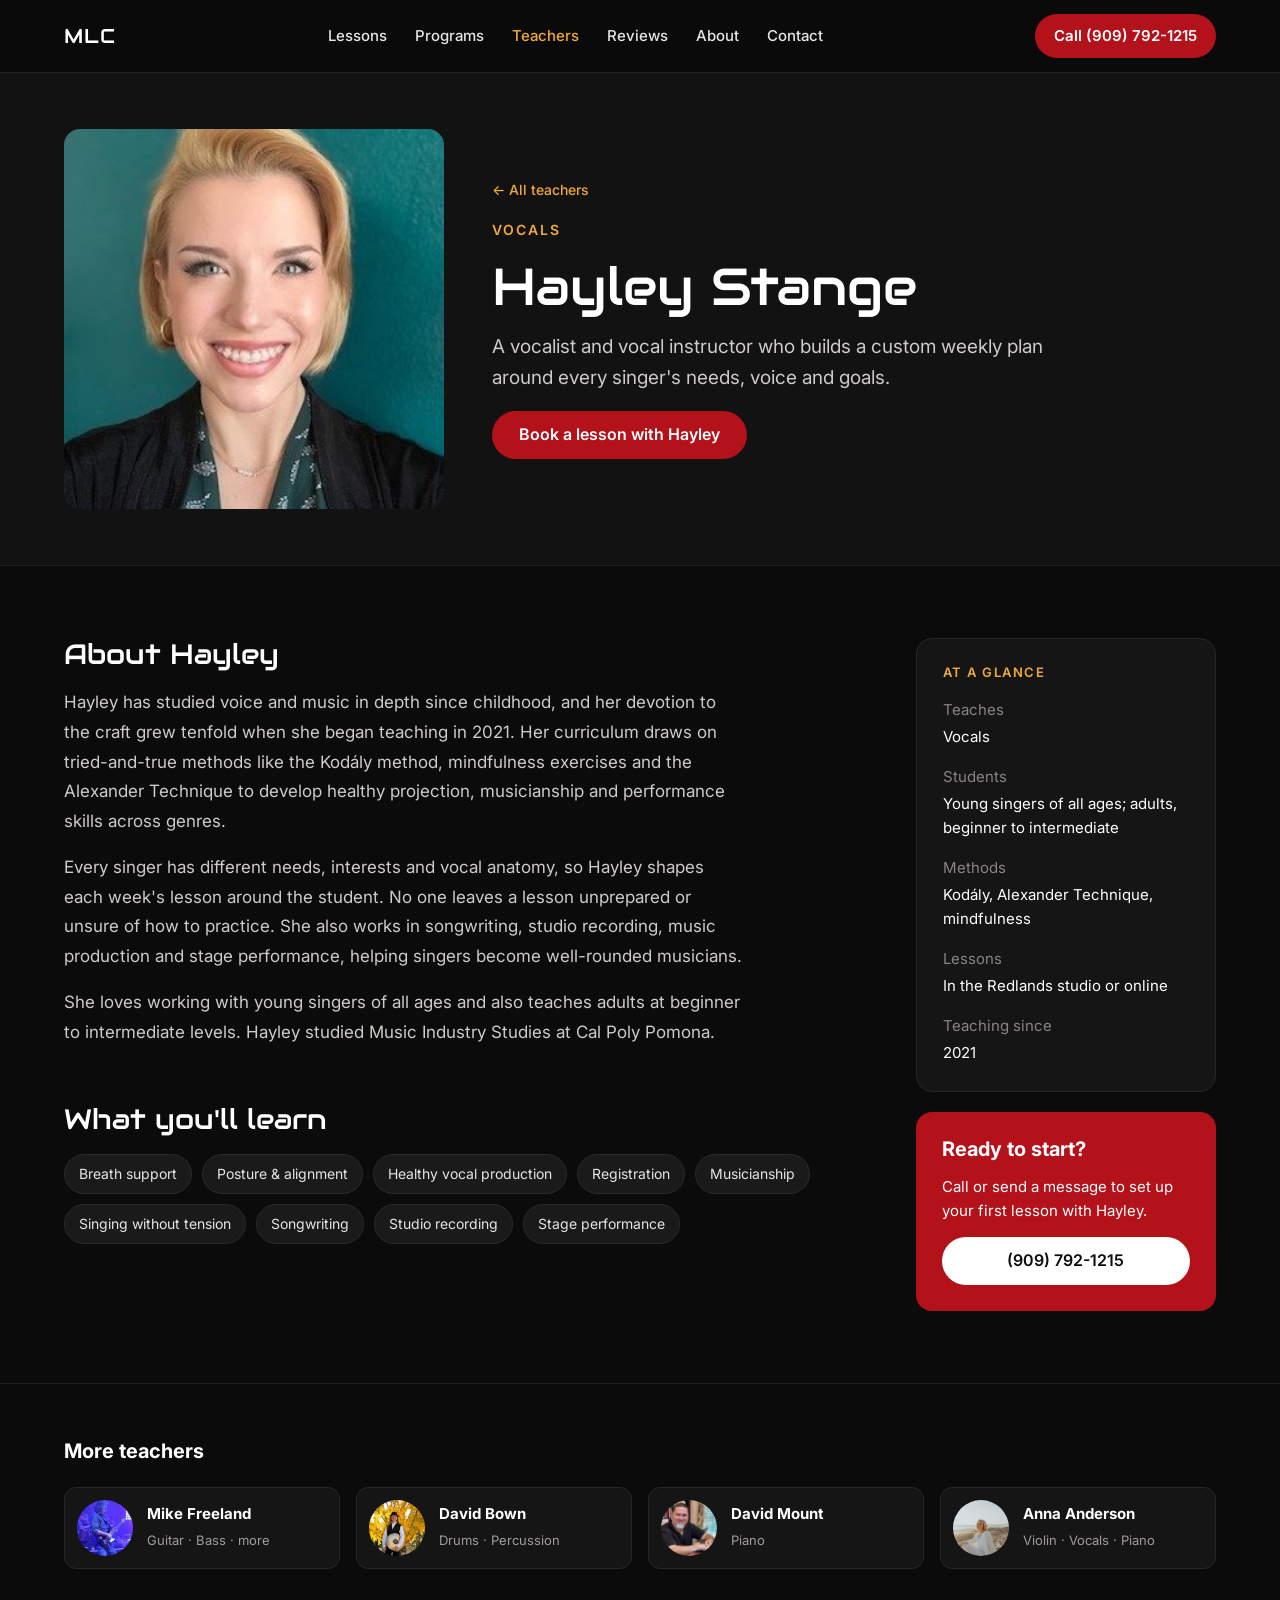
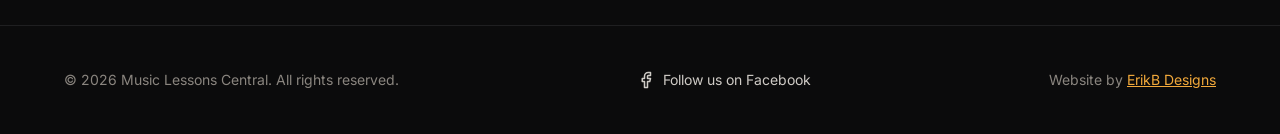
<file: hayley-stange.html>
<!doctype html>
<html lang="en">
<head>
  <meta charset="utf-8">
  <meta name="viewport" content="width=device-width, initial-scale=1">
  <!-- DEMO ONLY: remove this noindex line when the site goes live -->
  <meta name="robots" content="noindex, nofollow">
  <title>Hayley Stange | Vocals Teacher | Music Lessons Central</title>
  <meta name="description" content="Hayley Stange teaches vocals at Music Lessons Central in Redlands, CA. A vocalist and vocal instructor who builds a custom weekly plan around every singer&#x27;s needs, voice and goals.">
  <meta property="og:title" content="Hayley Stange | Vocals Teacher | Music Lessons Central">
  <meta property="og:description" content="Hayley Stange teaches vocals at Music Lessons Central in Redlands, CA. A vocalist and vocal instructor who builds a custom weekly plan around every singer&#x27;s needs, voice and goals.">
  <meta property="og:image" content="images/hero-band.jpg">
  <link rel="icon" href="favicon.ico">
  <link rel="preconnect" href="https://fonts.googleapis.com">
  <link rel="preconnect" href="https://fonts.gstatic.com" crossorigin>
  <link rel="stylesheet" href="https://fonts.googleapis.com/css2?family=Audiowide&family=Inter:wght@400;500;600;700&display=swap">
  <link rel="stylesheet" href="css/style.css">
</head>
<body>
<a class="skip-link" href="#content">Skip to content</a>
<header class="site-header">
  <div class="container">
    <a class="brand" href="index.html">MLC</a>
    <nav class="nav" aria-label="Main">
      <a href="index.html#lessons">Lessons</a>
      <a href="index.html#programs">Programs</a>
      <a href="index.html#teachers" aria-current="page">Teachers</a>
      <a href="index.html#reviews">Reviews</a>
      <a href="index.html#about">About</a>
      <a href="index.html#contact">Contact</a>
    </nav>
    <a class="btn btn--primary btn--sm" href="tel:+19097921215">Call (909) 792-1215</a>
  </div>
</header>

<main id="content">
  <section class="bio-hero">
    <div class="container">
      <img class="bio-hero__photo" src="images/hayley-stange.jpg" alt="Hayley Stange smiling" style="object-position: center 25%">
      <div class="bio-hero__text">
        <a class="back" href="index.html#teachers">← All teachers</a>
        <p class="eyebrow">Vocals</p>
        <h1>Hayley Stange</h1>
        <p class="bio-hero__intro">A vocalist and vocal instructor who builds a custom weekly plan around every singer&#x27;s needs, voice and goals.</p>
        <div class="btn-row">
          <a class="btn btn--primary" href="index.html#contact">Book a lesson with Hayley</a>
        </div>
      </div>
    </div>
  </section>

  <div class="container bio-layout">
    <div class="bio-main">

      <section>
        <h2>About Hayley</h2>
        <div class="prose">
          <p>Hayley has studied voice and music in depth since childhood, and her devotion to the craft grew tenfold when she began teaching in 2021. Her curriculum draws on tried-and-true methods like the Kodály method, mindfulness exercises and the Alexander Technique to develop healthy projection, musicianship and performance skills across genres.</p>
          <p>Every singer has different needs, interests and vocal anatomy, so Hayley shapes each week&#x27;s lesson around the student. No one leaves a lesson unprepared or unsure of how to practice. She also works in songwriting, studio recording, music production and stage performance, helping singers become well-rounded musicians.</p>
          <p>She loves working with young singers of all ages and also teaches adults at beginner to intermediate levels. Hayley studied Music Industry Studies at Cal Poly Pomona.</p>
        </div>
      </section>

      <section>
        <h2>What you'll learn</h2>
        <div class="chips">
          <span class="chip">Breath support</span>
          <span class="chip">Posture &amp; alignment</span>
          <span class="chip">Healthy vocal production</span>
          <span class="chip">Registration</span>
          <span class="chip">Musicianship</span>
          <span class="chip">Singing without tension</span>
          <span class="chip">Songwriting</span>
          <span class="chip">Studio recording</span>
          <span class="chip">Stage performance</span>
        </div>
      </section>
    </div>

    <aside class="bio-aside">
      <div class="card glance">
        <h2>At a glance</h2>
        <dl>
          <div><dt>Teaches</dt><dd>Vocals</dd></div>
          <div><dt>Students</dt><dd>Young singers of all ages; adults, beginner to intermediate</dd></div>
          <div><dt>Methods</dt><dd>Kodály, Alexander Technique, mindfulness</dd></div>
          <div><dt>Lessons</dt><dd>In the Redlands studio or online</dd></div>
          <div><dt>Teaching since</dt><dd>2021</dd></div>
        </dl>
      </div>
      <div class="cta-box">
        <h2>Ready to start?</h2>
        <p>Call or send a message to set up your first lesson with Hayley.</p>
        <a class="btn btn--light" href="tel:+19097921215">(909) 792-1215</a>
      </div>
    </aside>
  </div>

  <section class="more-teachers">
    <div class="container">
      <h2>More teachers</h2>
      <div class="grid">
        <a class="mini" href="mike-freeland.html"><img src="images/mike-stage.jpg" alt="" loading="lazy" style="object-position: center 20%"><span><strong>Mike Freeland</strong><span>Guitar · Bass · more</span></span></a>
        <a class="mini" href="david-bown.html"><img src="images/david-bown.jpg" alt="" loading="lazy" style="object-position: center"><span><strong>David Bown</strong><span>Drums · Percussion</span></span></a>
        <a class="mini" href="david-mount.html"><img src="images/david-mount.jpg" alt="" loading="lazy" style="object-position: center 25%"><span><strong>David Mount</strong><span>Piano</span></span></a>
        <a class="mini" href="anna-anderson.html"><img src="images/anna-anderson.jpg" alt="" loading="lazy" style="object-position: 55% 45%"><span><strong>Anna Anderson</strong><span>Violin · Vocals · Piano</span></span></a>
      </div>
    </div>
  </section>
</main>
<footer class="site-footer">
  <div class="container">
    <span>© 2026 Music Lessons Central. All rights reserved.</span>
    <a class="social" href="https://www.facebook.com/musiclessons.central.7" target="_blank" rel="noopener"><svg width="18" height="18" viewBox="0 0 24 24" fill="none" stroke="currentColor" stroke-width="2" stroke-linecap="round" stroke-linejoin="round" aria-hidden="true"><path d="M18 2h-3a5 5 0 0 0-5 5v3H7v4h3v8h4v-8h3l1-4h-4V7a1 1 0 0 1 1-1h3z"/></svg>Follow us on Facebook</a>
    <span>Website by <a href="https://erikbdesigns.com" target="_blank" rel="noopener">ErikB Designs</a></span>
  </div>
</footer>
</body>
</html>
</file>
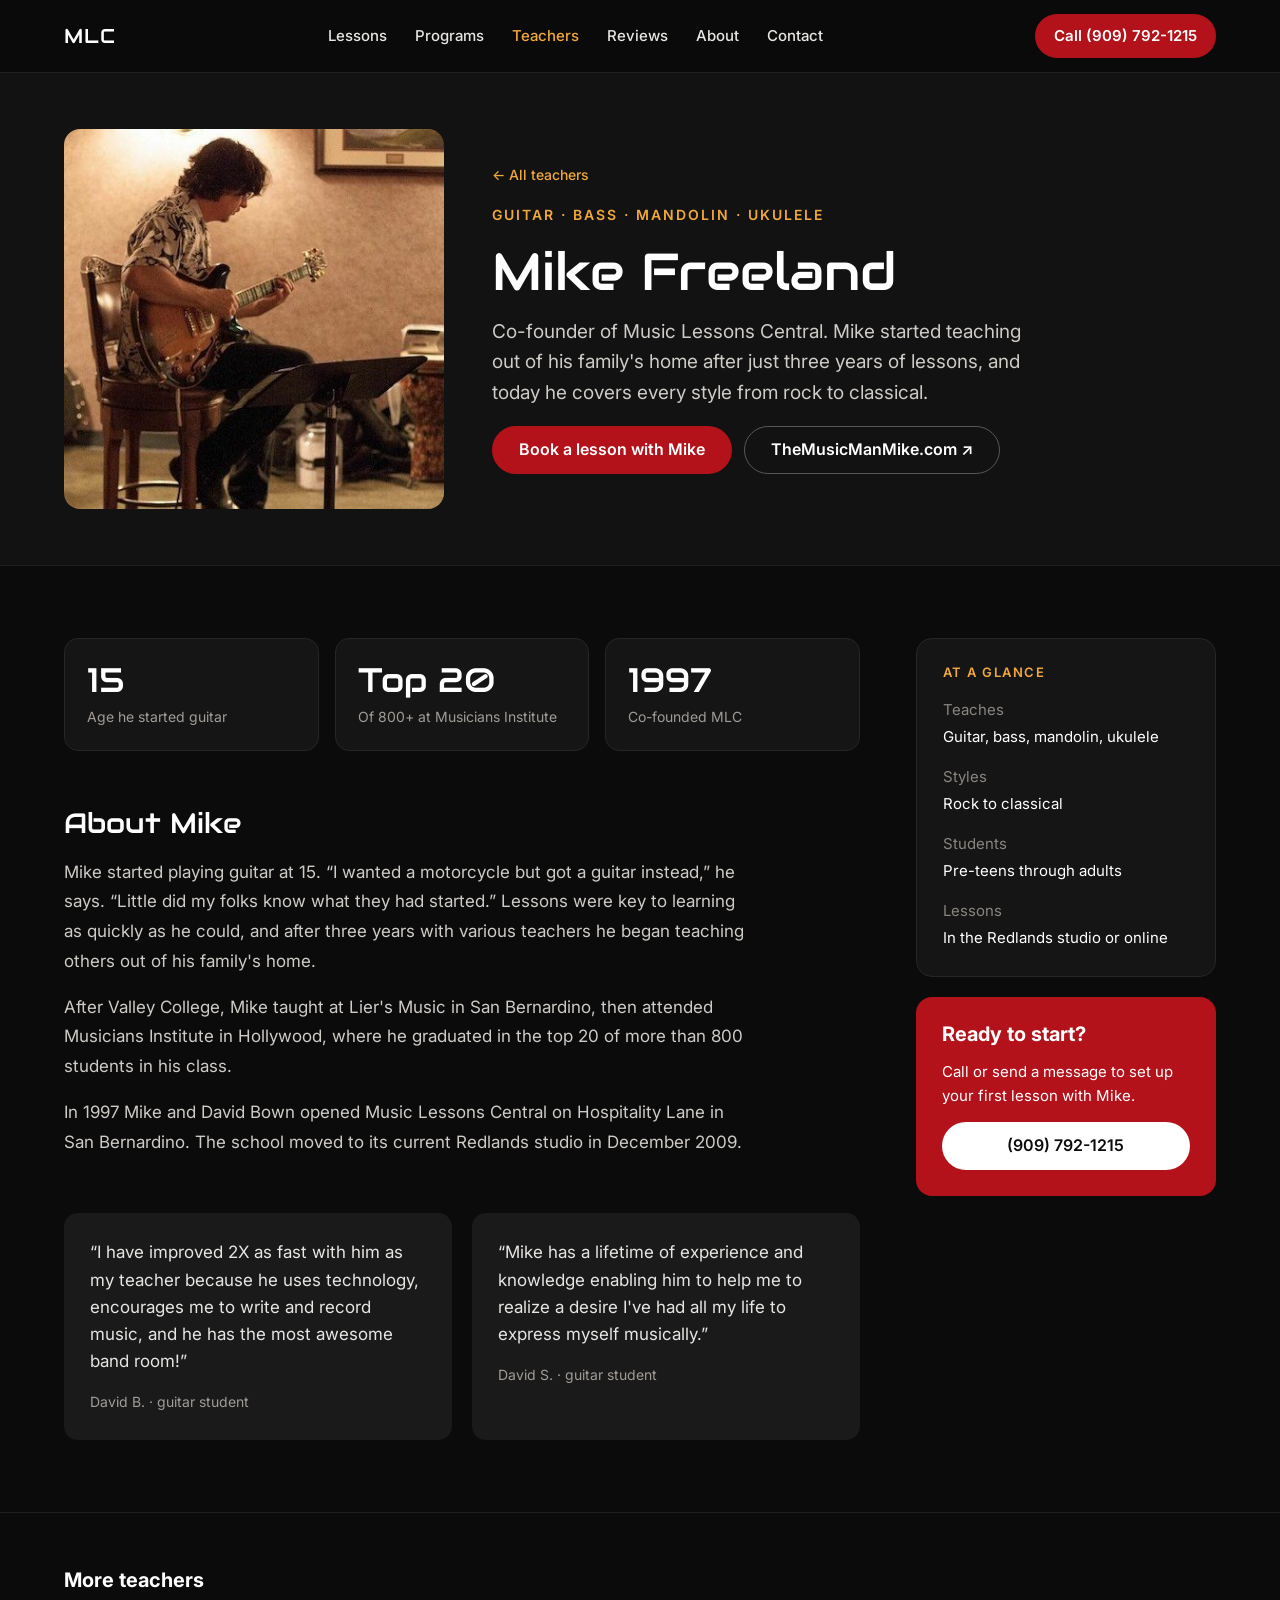
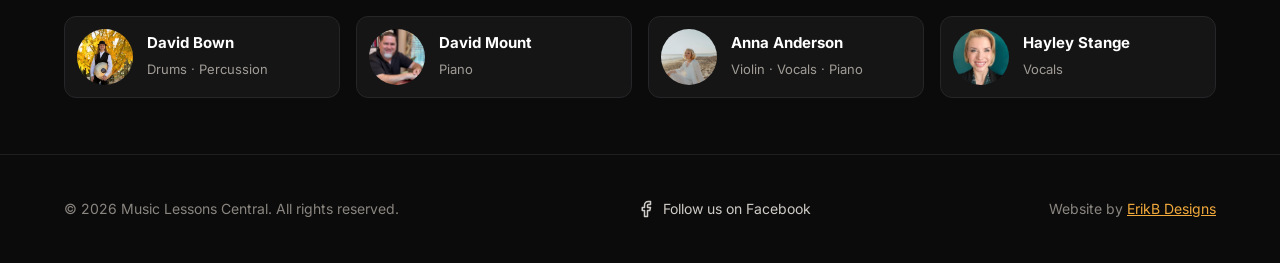
<file: mike-freeland.html>
<!doctype html>
<html lang="en">
<head>
  <meta charset="utf-8">
  <meta name="viewport" content="width=device-width, initial-scale=1">
  <!-- DEMO ONLY: remove this noindex line when the site goes live -->
  <meta name="robots" content="noindex, nofollow">
  <title>Mike Freeland | Guitar, Bass, Mandolin, Ukulele Teacher | Music Lessons Central</title>
  <meta name="description" content="Mike Freeland teaches guitar, bass, mandolin, ukulele at Music Lessons Central in Redlands, CA. Co-founder of Music Lessons Central. Mike started teaching out of his family&#x27;s home after just three years of lessons, and today he covers every style from rock to classical.">
  <meta property="og:title" content="Mike Freeland | Guitar, Bass, Mandolin, Ukulele Teacher | Music Lessons Central">
  <meta property="og:description" content="Mike Freeland teaches guitar, bass, mandolin, ukulele at Music Lessons Central in Redlands, CA. Co-founder of Music Lessons Central. Mike started teaching out of his family&#x27;s home after just three years of lessons, and today he covers every style from rock to classical.">
  <meta property="og:image" content="images/hero-band.jpg">
  <link rel="icon" href="favicon.ico">
  <link rel="preconnect" href="https://fonts.googleapis.com">
  <link rel="preconnect" href="https://fonts.gstatic.com" crossorigin>
  <link rel="stylesheet" href="https://fonts.googleapis.com/css2?family=Audiowide&family=Inter:wght@400;500;600;700&display=swap">
  <link rel="stylesheet" href="css/style.css">
</head>
<body>
<a class="skip-link" href="#content">Skip to content</a>
<header class="site-header">
  <div class="container">
    <a class="brand" href="index.html">MLC</a>
    <nav class="nav" aria-label="Main">
      <a href="index.html#lessons">Lessons</a>
      <a href="index.html#programs">Programs</a>
      <a href="index.html#teachers" aria-current="page">Teachers</a>
      <a href="index.html#reviews">Reviews</a>
      <a href="index.html#about">About</a>
      <a href="index.html#contact">Contact</a>
    </nav>
    <a class="btn btn--primary btn--sm" href="tel:+19097921215">Call (909) 792-1215</a>
  </div>
</header>

<main id="content">
  <section class="bio-hero">
    <div class="container">
      <img class="bio-hero__photo" src="images/mike-guitar.jpg" alt="Mike Freeland playing guitar" style="object-position: center 35%">
      <div class="bio-hero__text">
        <a class="back" href="index.html#teachers">← All teachers</a>
        <p class="eyebrow">Guitar · Bass · Mandolin · Ukulele</p>
        <h1>Mike Freeland</h1>
        <p class="bio-hero__intro">Co-founder of Music Lessons Central. Mike started teaching out of his family&#x27;s home after just three years of lessons, and today he covers every style from rock to classical.</p>
        <div class="btn-row">
          <a class="btn btn--primary" href="index.html#contact">Book a lesson with Mike</a>
          <a class="btn btn--ghost" href="https://www.themusicmanmike.com/" target="_blank" rel="noopener">TheMusicManMike.com ↗</a>
        </div>
      </div>
    </div>
  </section>

  <div class="container bio-layout">
    <div class="bio-main">
      <div class="grid bio-stats">
        <div class="card"><strong>15</strong><span>Age he started guitar</span></div>
        <div class="card"><strong>Top 20</strong><span>Of 800+ at Musicians Institute</span></div>
        <div class="card"><strong>1997</strong><span>Co-founded MLC</span></div>
      </div>

      <section>
        <h2>About Mike</h2>
        <div class="prose">
          <p>Mike started playing guitar at 15. “I wanted a motorcycle but got a guitar instead,” he says. “Little did my folks know what they had started.” Lessons were key to learning as quickly as he could, and after three years with various teachers he began teaching others out of his family&#x27;s home.</p>
          <p>After Valley College, Mike taught at Lier&#x27;s Music in San Bernardino, then attended Musicians Institute in Hollywood, where he graduated in the top 20 of more than 800 students in his class.</p>
          <p>In 1997 Mike and David Bown opened Music Lessons Central on Hospitality Lane in San Bernardino. The school moved to its current Redlands studio in December 2009.</p>
        </div>
      </section>

      <section class="quotes">
        <figure class="quote"><blockquote>“I have improved 2X as fast with him as my teacher because he uses technology, encourages me to write and record music, and he has the most awesome band room!”</blockquote><figcaption>David B. · guitar student</figcaption></figure>
        <figure class="quote"><blockquote>“Mike has a lifetime of experience and knowledge enabling him to help me to realize a desire I&#x27;ve had all my life to express myself musically.”</blockquote><figcaption>David S. · guitar student</figcaption></figure>
      </section>
    </div>

    <aside class="bio-aside">
      <div class="card glance">
        <h2>At a glance</h2>
        <dl>
          <div><dt>Teaches</dt><dd>Guitar, bass, mandolin, ukulele</dd></div>
          <div><dt>Styles</dt><dd>Rock to classical</dd></div>
          <div><dt>Students</dt><dd>Pre-teens through adults</dd></div>
          <div><dt>Lessons</dt><dd>In the Redlands studio or online</dd></div>
        </dl>
      </div>
      <div class="cta-box">
        <h2>Ready to start?</h2>
        <p>Call or send a message to set up your first lesson with Mike.</p>
        <a class="btn btn--light" href="tel:+19097921215">(909) 792-1215</a>
      </div>
    </aside>
  </div>

  <section class="more-teachers">
    <div class="container">
      <h2>More teachers</h2>
      <div class="grid">
        <a class="mini" href="david-bown.html"><img src="images/david-bown.jpg" alt="" loading="lazy" style="object-position: center"><span><strong>David Bown</strong><span>Drums · Percussion</span></span></a>
        <a class="mini" href="david-mount.html"><img src="images/david-mount.jpg" alt="" loading="lazy" style="object-position: center 25%"><span><strong>David Mount</strong><span>Piano</span></span></a>
        <a class="mini" href="anna-anderson.html"><img src="images/anna-anderson.jpg" alt="" loading="lazy" style="object-position: 55% 45%"><span><strong>Anna Anderson</strong><span>Violin · Vocals · Piano</span></span></a>
        <a class="mini" href="hayley-stange.html"><img src="images/hayley-stange.jpg" alt="" loading="lazy" style="object-position: center 20%"><span><strong>Hayley Stange</strong><span>Vocals</span></span></a>
      </div>
    </div>
  </section>
</main>
<footer class="site-footer">
  <div class="container">
    <span>© 2026 Music Lessons Central. All rights reserved.</span>
    <a class="social" href="https://www.facebook.com/musiclessons.central.7" target="_blank" rel="noopener"><svg width="18" height="18" viewBox="0 0 24 24" fill="none" stroke="currentColor" stroke-width="2" stroke-linecap="round" stroke-linejoin="round" aria-hidden="true"><path d="M18 2h-3a5 5 0 0 0-5 5v3H7v4h3v8h4v-8h3l1-4h-4V7a1 1 0 0 1 1-1h3z"/></svg>Follow us on Facebook</a>
    <span>Website by <a href="https://erikbdesigns.com" target="_blank" rel="noopener">ErikB Designs</a></span>
  </div>
</footer>
</body>
</html>
</file>
<file: css/style.css>
/* Music Lessons Central — 2026 redesign
   ------------------------------------------------------------ */
:root {
  --bg: #0b0b0c;
  --bg-alt: #121213;
  --surface: #151516;
  --surface-2: #1a1a1b;
  --border: #262628;
  --line: #1f1f21;
  --text: #e8e6e3;
  --text-soft: #cfcbc6;
  --muted: #b5b0aa;
  --faint: #a19c96;
  --white: #ffffff;
  --red: #b3121b;
  --gold: #f2a93b;
  --gold-hover: #ffc76b;
  --radius: 14px;
  --max: 1200px;
  --display: "Audiowide", system-ui, sans-serif;
  --body: "Inter", system-ui, -apple-system, "Segoe UI", sans-serif;
}

*, *::before, *::after { box-sizing: border-box; }
html { scroll-behavior: smooth; scroll-padding-top: 80px; }
body {
  margin: 0;
  background: var(--bg);
  color: var(--text);
  font-family: var(--body);
  font-size: 17px;
  line-height: 1.6;
  -webkit-font-smoothing: antialiased;
}
img { max-width: 100%; display: block; }
a { color: var(--gold); }
a:hover { color: var(--gold-hover); }
h1, h2, h3 { color: var(--white); line-height: 1.15; margin: 0; }
p { margin: 0; }
:focus-visible { outline: 3px solid var(--gold); outline-offset: 3px; }

.container { max-width: var(--max); margin: 0 auto; padding: 0 24px; }
.section { padding: 96px 0; }
.section--alt { background: var(--bg-alt); border-top: 1px solid var(--line); border-bottom: 1px solid var(--line); }
.eyebrow { font-size: 14px; font-weight: 600; letter-spacing: 2px; text-transform: uppercase; color: var(--gold); margin-bottom: 8px; }
.section-title { font-family: var(--display); font-weight: 400; font-size: clamp(28px, 4vw, 36px); margin-bottom: 40px; }
.lead { font-size: 17px; color: var(--muted); max-width: 640px; margin: -28px 0 40px; }
.skip-link { position: absolute; left: -9999px; top: 8px; background: var(--white); color: #000; padding: 8px 14px; border-radius: 8px; z-index: 100; }
.skip-link:focus { left: 8px; }

/* Buttons */
.btn {
  display: inline-flex; align-items: center; justify-content: center; gap: 8px;
  min-height: 48px; padding: 0 26px; border-radius: 999px;
  font-weight: 600; font-size: 16px; text-decoration: none; border: 1px solid transparent;
  cursor: pointer; font-family: inherit; transition: background .15s, border-color .15s;
}
.btn--primary { background: var(--red); color: var(--white); }
.btn--primary:hover { background: #cf1822; color: var(--white); }
.btn--ghost { border-color: #5a5652; color: var(--white); }
.btn--ghost:hover { border-color: var(--white); color: var(--white); }
.btn--light { background: var(--white); color: var(--bg); }
.btn--light:hover { background: #eee; color: var(--bg); }
.btn--sm { min-height: 44px; padding: 0 18px; font-size: 15px; }
.btn-row { display: flex; flex-wrap: wrap; gap: 12px; }

/* Header */
.site-header { position: sticky; top: 0; z-index: 50; background: rgba(11, 11, 12, .92); backdrop-filter: blur(8px); border-bottom: 1px solid #222; }
.site-header .container { display: flex; flex-wrap: wrap; align-items: center; justify-content: space-between; gap: 12px 24px; padding-top: 14px; padding-bottom: 14px; }
.brand { font-family: var(--display); font-size: 20px; letter-spacing: 1px; color: var(--white); text-decoration: none; }
.brand:hover { color: var(--white); }
.nav { display: flex; gap: 28px; font-size: 15px; font-weight: 500; }
.nav a { color: var(--text); text-decoration: none; padding: 10px 0; }
.nav a:hover, .nav a[aria-current="page"] { color: var(--gold); }

/* Hero */
.hero { position: relative; overflow: hidden; min-height: 640px; display: flex; align-items: center; }
.hero__bg { position: absolute; inset: 0; width: 100%; height: 100%; object-fit: cover; object-position: center 40%; }
.hero__shade { position: absolute; inset: 0; background: linear-gradient(90deg, rgba(11,11,12,.95) 0%, rgba(11,11,12,.78) 45%, rgba(11,11,12,.25) 100%); }
.hero .container { position: relative; width: 100%; padding-top: 80px; padding-bottom: 80px; }
.hero__content { max-width: 560px; display: flex; flex-direction: column; gap: 24px; }
.hero__logo { width: 100%; max-width: 480px; mix-blend-mode: lighten; }
.hero h1 { font-size: clamp(32px, 5vw, 44px); font-weight: 700; }
.hero p { font-size: 19px; color: var(--text-soft); }

/* Cards & grids */
.grid { display: flex; flex-wrap: wrap; gap: 16px; }
.card { background: var(--surface); border: 1px solid var(--border); border-radius: var(--radius); padding: 24px; }
.instrument { flex: 1 1 260px; }
.instrument h3 { font-size: 20px; margin-bottom: 6px; }
.instrument p { font-size: 15px; color: var(--faint); }

.program { flex: 1 1 240px; border-top: 3px solid var(--red); padding-top: 18px; }
.program h3 { font-size: 19px; margin-bottom: 8px; }
.program p { font-size: 15px; color: var(--muted); }
.gallery { display: flex; flex-wrap: wrap; gap: 12px; margin-top: 40px; }
.gallery img { flex: 1 1 300px; min-width: 0; height: 280px; object-fit: cover; border-radius: 12px; }

.teacher-grid { display: flex; flex-wrap: wrap; gap: 20px; }
.teacher-card { flex: 1 1 200px; display: flex; flex-direction: column; background: var(--surface); border: 1px solid var(--border); border-radius: var(--radius); overflow: hidden; text-decoration: none; color: inherit; transition: border-color .15s, transform .15s; }
.teacher-card:hover { border-color: #4a4a4d; transform: translateY(-2px); color: inherit; }
.teacher-card img { width: 100%; aspect-ratio: 4 / 5; object-fit: cover; }
.teacher-card__body { padding: 18px; display: flex; flex-direction: column; gap: 6px; }
.teacher-card h3 { font-size: 18px; }
.teacher-card .inst { font-size: 13px; font-weight: 600; color: var(--gold); }
.teacher-card .teaser { font-size: 14px; line-height: 1.5; color: var(--muted); }
.teacher-card .more { font-size: 14px; font-weight: 600; color: var(--white); margin-top: auto; }

.quote { flex: 1 1 320px; margin: 0; background: var(--surface-2); border-radius: var(--radius); padding: 28px; display: flex; flex-direction: column; gap: 16px; }
.quote blockquote { margin: 0; font-size: 17px; line-height: 1.6; color: var(--text); }
.quote figcaption { font-size: 14px; color: var(--faint); }

.about { display: flex; flex-wrap: wrap; gap: 48px; align-items: center; }
.about__text { flex: 1 1 420px; min-width: 0; }
.about__text p { color: var(--text-soft); line-height: 1.7; margin-bottom: 16px; }
.about__text .section-title { margin-bottom: 20px; }
.stats { flex: 1 1 360px; display: flex; gap: 16px; }
.stat { flex: 1; text-align: center; padding: 28px 16px; }
.stat strong { display: block; font-family: var(--display); font-weight: 400; font-size: 40px; color: var(--white); line-height: 1.1; }
.stat span { display: block; margin-top: 6px; font-size: 14px; color: var(--faint); }

/* Contact */
.contact { display: flex; flex-wrap: wrap; gap: 48px; }
.contact__info { flex: 1 1 340px; min-width: 0; display: flex; flex-direction: column; gap: 20px; }
.contact__info .section-title { margin-bottom: 0; }
.contact__info address { font-style: normal; color: var(--text-soft); line-height: 1.7; }
.contact__info address strong { color: var(--white); }
.contact__phone { font-size: 22px; font-weight: 600; text-decoration: none; }
.form { flex: 1 1 420px; min-width: 0; background: var(--surface-2); border-radius: var(--radius); padding: 32px; display: flex; flex-direction: column; gap: 18px; }
.form h3 { font-size: 22px; }
.form label { display: flex; flex-direction: column; gap: 6px; font-size: 14px; font-weight: 500; }
.form input, .form textarea { font: inherit; font-size: 16px; color: var(--white); background: #0f0f10; border: 1px solid #3a3a3c; border-radius: 10px; padding: 12px 14px; min-height: 46px; }
.form textarea { resize: vertical; min-height: 120px; }
.form input:focus, .form textarea:focus { border-color: var(--gold); outline: none; }

/* Footer */
.site-footer { border-top: 1px solid var(--line); }
.site-footer .container { display: flex; flex-wrap: wrap; gap: 16px; justify-content: space-between; align-items: center; padding-top: 32px; padding-bottom: 32px; font-size: 14px; color: #8a857f; }
.site-footer a.social { display: inline-flex; align-items: center; gap: 8px; min-height: 44px; color: var(--text-soft); text-decoration: none; }
.site-footer a.social:hover { color: var(--gold); }

/* Bio pages */
.bio-hero { background: var(--bg-alt); border-bottom: 1px solid var(--line); }
.bio-hero .container { display: flex; flex-wrap: wrap; gap: 48px; align-items: center; padding-top: 56px; padding-bottom: 56px; }
.bio-hero__photo { flex: 0 1 380px; min-width: 0; width: 380px; aspect-ratio: 1 / 1; object-fit: cover; border-radius: 16px; }
.bio-hero__text { flex: 1 1 420px; min-width: 0; display: flex; flex-direction: column; gap: 18px; }
.bio-hero__text .back { font-size: 14px; font-weight: 500; text-decoration: none; }
.bio-hero__text .eyebrow { margin: 0; }
.bio-hero h1 { font-family: var(--display); font-weight: 400; font-size: clamp(38px, 6vw, 52px); line-height: 1.05; }
.bio-hero__intro { font-size: 19px; color: var(--text-soft); max-width: 560px; }

.bio-layout { display: flex; flex-wrap: wrap; gap: 56px; align-items: flex-start; padding-top: 72px; padding-bottom: 72px; }
.bio-main { flex: 999 1 560px; min-width: 0; display: flex; flex-direction: column; gap: 56px; }
.bio-main h2 { font-family: var(--display); font-weight: 400; font-size: 28px; margin-bottom: 18px; }
.prose { max-width: 680px; display: flex; flex-direction: column; gap: 16px; color: var(--text-soft); line-height: 1.75; }
.bio-stats .card { flex: 1 1 160px; padding: 22px; }
.bio-stats strong { display: block; font-family: var(--display); font-weight: 400; font-size: 34px; color: var(--white); line-height: 1.15; }
.bio-stats span { display: block; margin-top: 6px; font-size: 14px; color: var(--faint); }
.feature { flex: 1 1 280px; padding: 22px; }
.feature h3 { font-size: 17px; margin-bottom: 8px; }
.feature p { font-size: 15px; color: var(--muted); }
.chips { display: flex; flex-wrap: wrap; gap: 10px; }
.chip { padding: 8px 14px; border-radius: 999px; background: var(--surface-2); border: 1px solid #2a2a2c; font-size: 14px; }
.note { margin-top: 14px; font-size: 15px; color: var(--faint); }
.quotes { display: flex; flex-wrap: wrap; gap: 20px; }
.quotes .quote { flex: 1 1 280px; padding: 26px; }

.timeline { list-style: none; margin: 0; padding: 0; border-left: 2px solid #2e2e30; display: flex; flex-direction: column; gap: 28px; }
.timeline li { position: relative; padding-left: 28px; }
.timeline li::before { content: ""; position: absolute; left: -7px; top: 6px; width: 12px; height: 12px; border-radius: 50%; background: var(--red); }
.timeline h3 { font-size: 13px; font-weight: 600; letter-spacing: 1.5px; text-transform: uppercase; color: var(--gold); margin-bottom: 6px; }
.timeline p { font-size: 16px; color: var(--text-soft); }

.bio-aside { flex: 1 1 300px; min-width: 0; display: flex; flex-direction: column; gap: 20px; }
.glance { border-radius: 16px; padding: 26px; }
.glance h2 { font-size: 13px; font-weight: 600; letter-spacing: 1.5px; text-transform: uppercase; color: var(--gold); margin-bottom: 18px; }
.glance dl { margin: 0; display: flex; flex-direction: column; gap: 16px; font-size: 15px; }
.glance dt { color: #8a857f; margin-bottom: 3px; }
.glance dd { margin: 0; color: var(--white); }
.cta-box { background: var(--red); border-radius: 16px; padding: 26px; display: flex; flex-direction: column; gap: 14px; color: var(--white); }
.cta-box h2 { font-size: 20px; }
.cta-box p { font-size: 15px; }

.more-teachers { border-top: 1px solid var(--line); padding: 56px 0; }
.more-teachers h2 { font-size: 20px; margin-bottom: 24px; }
.mini { flex: 1 1 220px; display: flex; align-items: center; gap: 14px; padding: 12px; border-radius: 12px; background: var(--surface); border: 1px solid var(--border); text-decoration: none; }
.mini:hover { border-color: #4a4a4d; }
.mini img { width: 56px; height: 56px; border-radius: 50%; object-fit: cover; }
.mini strong { display: block; color: var(--white); font-size: 15px; }
.mini span span { font-size: 13px; color: var(--faint); }

/* Phones */
@media (max-width: 760px) {
  body { font-size: 16px; }
  .section { padding: 64px 0; }
  .nav { order: 3; width: 100%; gap: 22px; overflow-x: auto; white-space: nowrap; scrollbar-width: none; margin: 0 -24px; padding: 0 24px; }
  .nav::-webkit-scrollbar { display: none; }
  .hero { min-height: 560px; }
  .hero__shade { background: linear-gradient(180deg, rgba(11,11,12,.7) 0%, rgba(11,11,12,.92) 60%); }
  .stats { flex-wrap: wrap; }
  .stat strong { font-size: 32px; }
  .form { padding: 24px; }
  .bio-hero__photo { width: 100%; flex-basis: 100%; }
  .bio-layout { padding-top: 48px; padding-bottom: 48px; gap: 40px; }
}

@media (prefers-reduced-motion: reduce) {
  html { scroll-behavior: auto; }
  .teacher-card, .btn { transition: none; }
  .teacher-card:hover { transform: none; }
}
</file>
